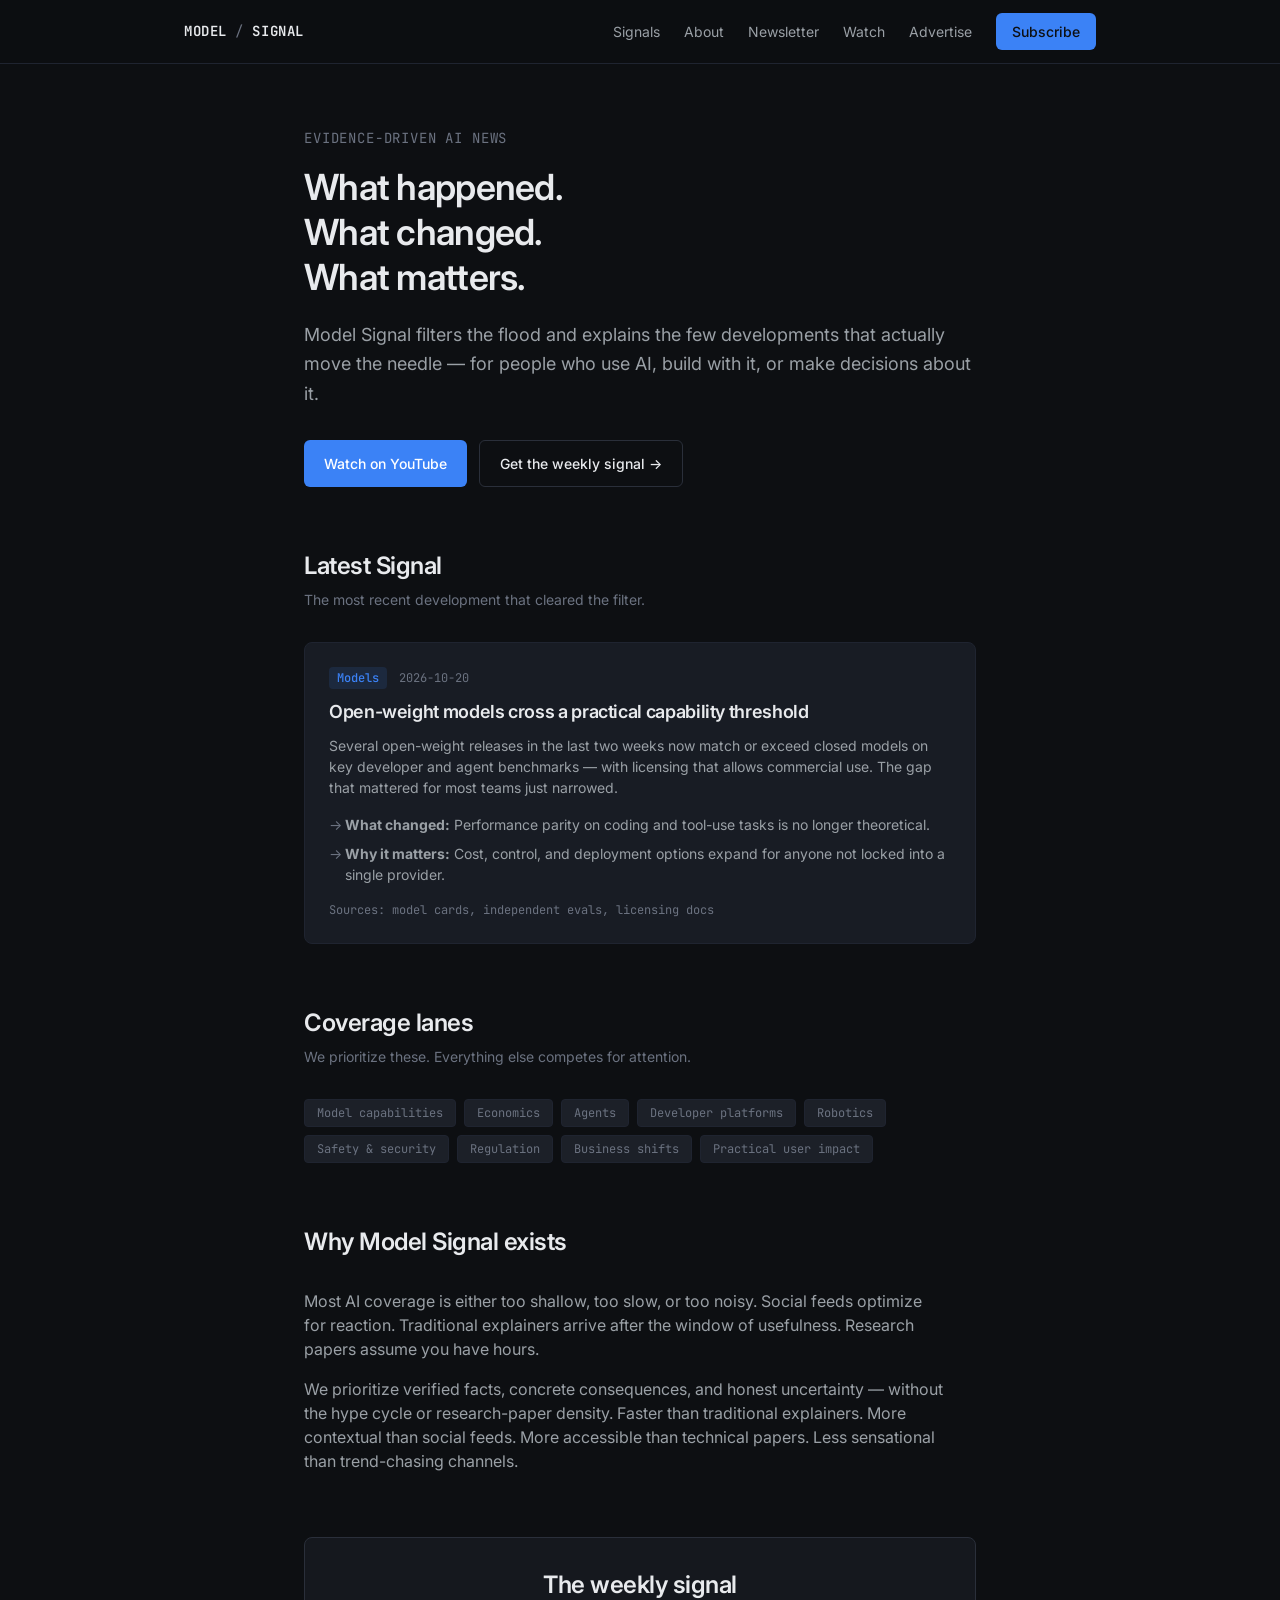
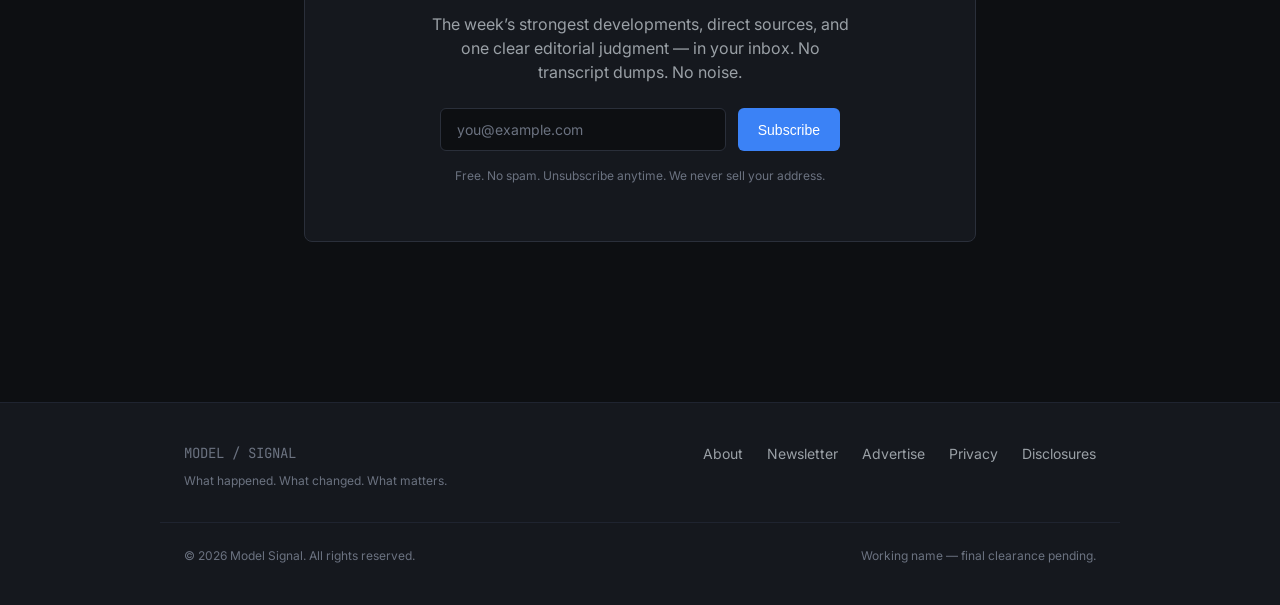
<file: index.html>
<!DOCTYPE html>
<html lang="en">
<head>
  <meta charset="UTF-8">
  <meta name="viewport" content="width=device-width, initial-scale=1.0">
  <title>Model Signal — What happened. What changed. What matters.</title>
  <meta name="description" content="Evidence-driven AI news and analysis. We filter the flood so you only get the developments that actually move the needle.">
  <meta property="og:title" content="Model Signal">
  <meta property="og:description" content="What happened. What changed. What matters. Evidence-driven AI news and analysis.">
  <meta property="og:type" content="website">
  <link rel="stylesheet" href="css/styles.css">
  <link rel="preconnect" href="https://fonts.googleapis.com">
  <link rel="preconnect" href="https://fonts.gstatic.com" crossorigin>
  <link href="https://fonts.googleapis.com/css2?family=Inter:wght@400;500;600&family=JetBrains+Mono:wght@400;500;600&display=swap" rel="stylesheet">
</head>
<body>
  <header class="site-header">
    <div class="header-inner">
      <a href="index.html" class="logo">MODEL <span>/</span> SIGNAL</a>
      <button class="nav-toggle" aria-label="Toggle navigation" onclick="document.querySelector('.nav').classList.toggle('open')">☰</button>
      <nav class="nav">
        <a href="pages/signals.html">Signals</a>
        <a href="pages/about.html">About</a>
        <a href="pages/newsletter.html">Newsletter</a>
        <a href="pages/watch.html">Watch</a>
        <a href="pages/advertise.html">Advertise</a>
        <a href="pages/newsletter.html" class="nav-cta">Subscribe</a>
      </nav>
    </div>
  </header>

  <main>
    <div class="container">
      <section class="hero">
        <p class="hero-tagline">Evidence-driven AI news</p>
        <h1>What happened.<br>What changed.<br>What matters.</h1>
        <p class="lead">
          Model Signal filters the flood and explains the few developments that actually move the needle — for people who use AI, build with it, or make decisions about it.
        </p>
        <div class="hero-actions">
          <a href="https://www.youtube.com/@themodelsignal" class="btn btn-primary" target="_blank" rel="noopener">Watch on YouTube</a>
          <a href="pages/newsletter.html" class="btn btn-secondary">Get the weekly signal →</a>
        </div>
      </section>

      <section class="section">
        <div class="section-header">
          <h2>Latest Signal</h2>
          <p>The most recent development that cleared the filter.</p>
        </div>
        <article class="card">
          <div class="card-meta">
            <span class="card-tag">Models</span>
            <span>2026-10-20</span>
          </div>
          <h3><a href="pages/signals.html">Open-weight models cross a practical capability threshold</a></h3>
          <div class="card-body">
            Several open-weight releases in the last two weeks now match or exceed closed models on key developer and agent benchmarks — with licensing that allows commercial use. The gap that mattered for most teams just narrowed.
          </div>
          <ul class="card-points">
            <li><strong>What changed:</strong> Performance parity on coding and tool-use tasks is no longer theoretical.</li>
            <li><strong>Why it matters:</strong> Cost, control, and deployment options expand for anyone not locked into a single provider.</li>
          </ul>
          <p class="source-label">Sources: model cards, independent evals, licensing docs</p>
        </article>
      </section>

      <section class="section">
        <div class="section-header">
          <h2>Coverage lanes</h2>
          <p>We prioritize these. Everything else competes for attention.</p>
        </div>
        <div class="lanes">
          <span class="lane">Model capabilities</span>
          <span class="lane">Economics</span>
          <span class="lane">Agents</span>
          <span class="lane">Developer platforms</span>
          <span class="lane">Robotics</span>
          <span class="lane">Safety & security</span>
          <span class="lane">Regulation</span>
          <span class="lane">Business shifts</span>
          <span class="lane">Practical user impact</span>
        </div>
      </section>

      <section class="section">
        <div class="section-header">
          <h2>Why Model Signal exists</h2>
        </div>
        <div class="prose">
          <p>
            Most AI coverage is either too shallow, too slow, or too noisy. Social feeds optimize for reaction. Traditional explainers arrive after the window of usefulness. Research papers assume you have hours.
          </p>
          <p>
            We prioritize verified facts, concrete consequences, and honest uncertainty — without the hype cycle or research-paper density. Faster than traditional explainers. More contextual than social feeds. More accessible than technical papers. Less sensational than trend-chasing channels.
          </p>
        </div>
      </section>

      <section class="section">
        <div class="newsletter-box">
          <h2>The weekly signal</h2>
          <p>The week’s strongest developments, direct sources, and one clear editorial judgment — in your inbox. No transcript dumps. No noise.</p>
          <form class="form-row" action="#" method="post" onsubmit="return false;">
            <input type="email" name="email" placeholder="you@example.com" required aria-label="Email address">
            <button type="submit" class="btn btn-primary">Subscribe</button>
          </form>
          <p class="form-note">Free. No spam. Unsubscribe anytime. We never sell your address.</p>
        </div>
      </section>
    </div>
  </main>

  <footer class="site-footer">
    <div class="footer-inner">
      <div>
        <div class="footer-brand">MODEL / SIGNAL</div>
        <div class="footer-tagline">What happened. What changed. What matters.</div>
      </div>
      <div class="footer-links">
        <a href="pages/about.html">About</a>
        <a href="pages/newsletter.html">Newsletter</a>
        <a href="pages/advertise.html">Advertise</a>
        <a href="pages/privacy.html">Privacy</a>
        <a href="pages/disclosures.html">Disclosures</a>
      </div>
    </div>
    <div class="footer-bottom">
      <span>© 2026 Model Signal. All rights reserved.</span>
      <span>Working name — final clearance pending.</span>
    </div>
  </footer>
</body>
</html>
</file>
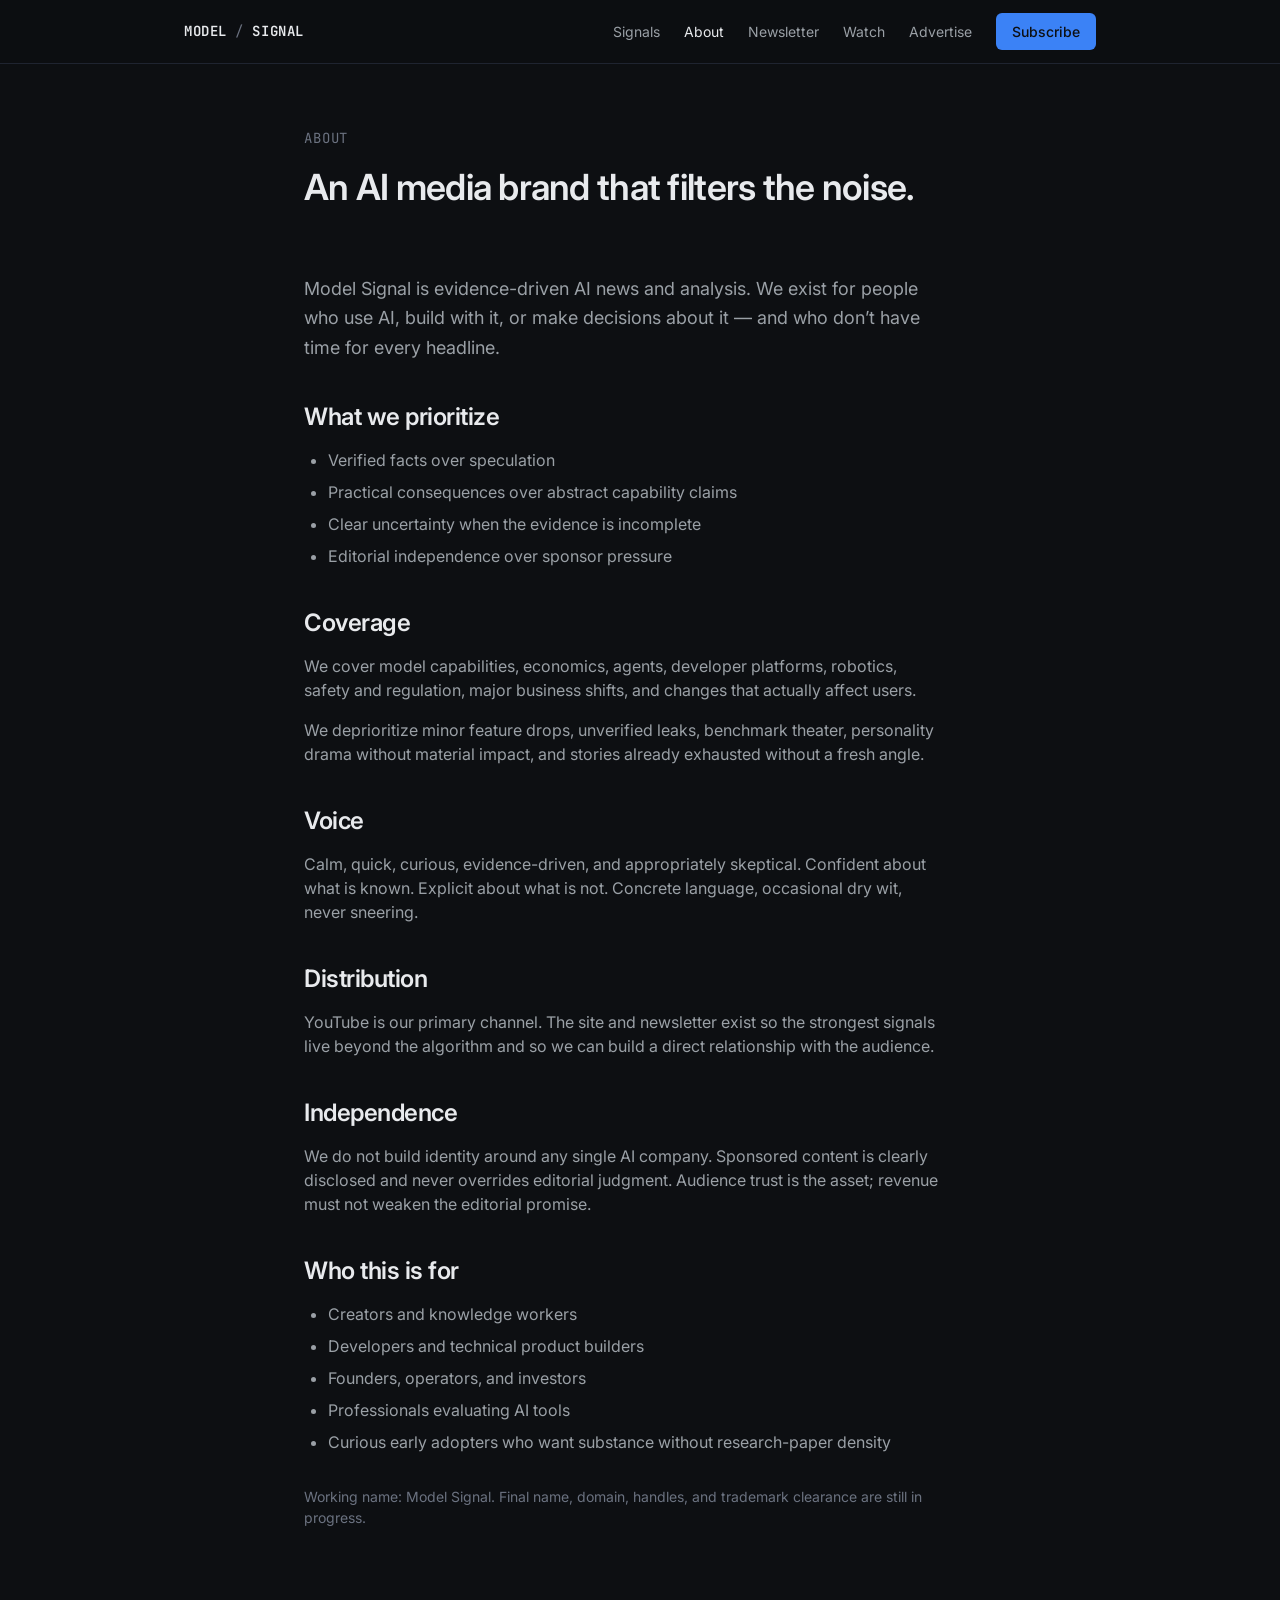
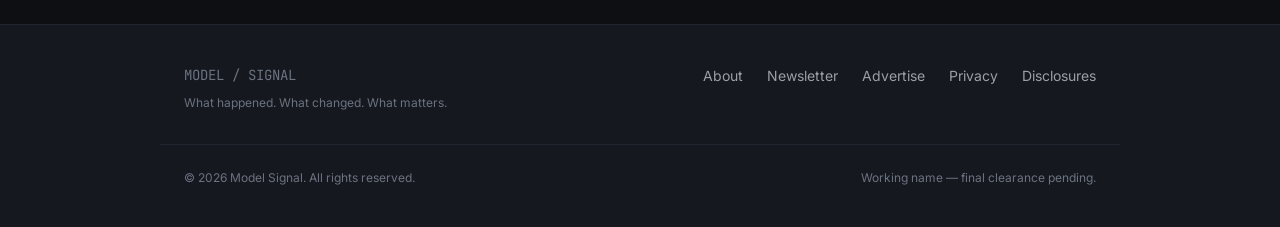
<file: pages/about.html>
<!DOCTYPE html>
<html lang="en">
<head>
  <meta charset="UTF-8">
  <meta name="viewport" content="width=device-width, initial-scale=1.0">
  <title>About — Model Signal</title>
  <meta name="description" content="Model Signal is an evidence-driven AI media brand. We filter the noise for people who use AI, build with it, or make decisions about it.">
  <link rel="stylesheet" href="../css/styles.css">
  <link rel="preconnect" href="https://fonts.googleapis.com">
  <link rel="preconnect" href="https://fonts.gstatic.com" crossorigin>
  <link href="https://fonts.googleapis.com/css2?family=Inter:wght@400;500;600&family=JetBrains+Mono:wght@400;500;600&display=swap" rel="stylesheet">
</head>
<body>
  <header class="site-header">
    <div class="header-inner">
      <a href="../index.html" class="logo">MODEL <span>/</span> SIGNAL</a>
      <button class="nav-toggle" aria-label="Toggle navigation" onclick="document.querySelector('.nav').classList.toggle('open')">☰</button>
      <nav class="nav">
        <a href="signals.html">Signals</a>
        <a href="about.html" class="active">About</a>
        <a href="newsletter.html">Newsletter</a>
        <a href="watch.html">Watch</a>
        <a href="advertise.html">Advertise</a>
        <a href="newsletter.html" class="nav-cta">Subscribe</a>
      </nav>
    </div>
  </header>

  <main>
    <div class="container">
      <section class="hero">
        <p class="hero-tagline">About</p>
        <h1>An AI media brand that filters the noise.</h1>
      </section>

      <div class="prose">
        <p class="lead">
          Model Signal is evidence-driven AI news and analysis. We exist for people who use AI, build with it, or make decisions about it — and who don’t have time for every headline.
        </p>

        <h2>What we prioritize</h2>
        <ul>
          <li>Verified facts over speculation</li>
          <li>Practical consequences over abstract capability claims</li>
          <li>Clear uncertainty when the evidence is incomplete</li>
          <li>Editorial independence over sponsor pressure</li>
        </ul>

        <h2>Coverage</h2>
        <p>
          We cover model capabilities, economics, agents, developer platforms, robotics, safety and regulation, major business shifts, and changes that actually affect users.
        </p>
        <p>
          We deprioritize minor feature drops, unverified leaks, benchmark theater, personality drama without material impact, and stories already exhausted without a fresh angle.
        </p>

        <h2>Voice</h2>
        <p>
          Calm, quick, curious, evidence-driven, and appropriately skeptical. Confident about what is known. Explicit about what is not. Concrete language, occasional dry wit, never sneering.
        </p>

        <h2>Distribution</h2>
        <p>
          YouTube is our primary channel. The site and newsletter exist so the strongest signals live beyond the algorithm and so we can build a direct relationship with the audience.
        </p>

        <h2>Independence</h2>
        <p>
          We do not build identity around any single AI company. Sponsored content is clearly disclosed and never overrides editorial judgment. Audience trust is the asset; revenue must not weaken the editorial promise.
        </p>

        <h2>Who this is for</h2>
        <ul>
          <li>Creators and knowledge workers</li>
          <li>Developers and technical product builders</li>
          <li>Founders, operators, and investors</li>
          <li>Professionals evaluating AI tools</li>
          <li>Curious early adopters who want substance without research-paper density</li>
        </ul>

        <p class="mt-8 text-muted text-sm">
          Working name: Model Signal. Final name, domain, handles, and trademark clearance are still in progress.
        </p>
      </div>
    </div>
  </main>

  <footer class="site-footer">
    <div class="footer-inner">
      <div>
        <div class="footer-brand">MODEL / SIGNAL</div>
        <div class="footer-tagline">What happened. What changed. What matters.</div>
      </div>
      <div class="footer-links">
        <a href="about.html">About</a>
        <a href="newsletter.html">Newsletter</a>
        <a href="advertise.html">Advertise</a>
        <a href="privacy.html">Privacy</a>
        <a href="disclosures.html">Disclosures</a>
      </div>
    </div>
    <div class="footer-bottom">
      <span>© 2026 Model Signal. All rights reserved.</span>
      <span>Working name — final clearance pending.</span>
    </div>
  </footer>
</body>
</html>
</file>
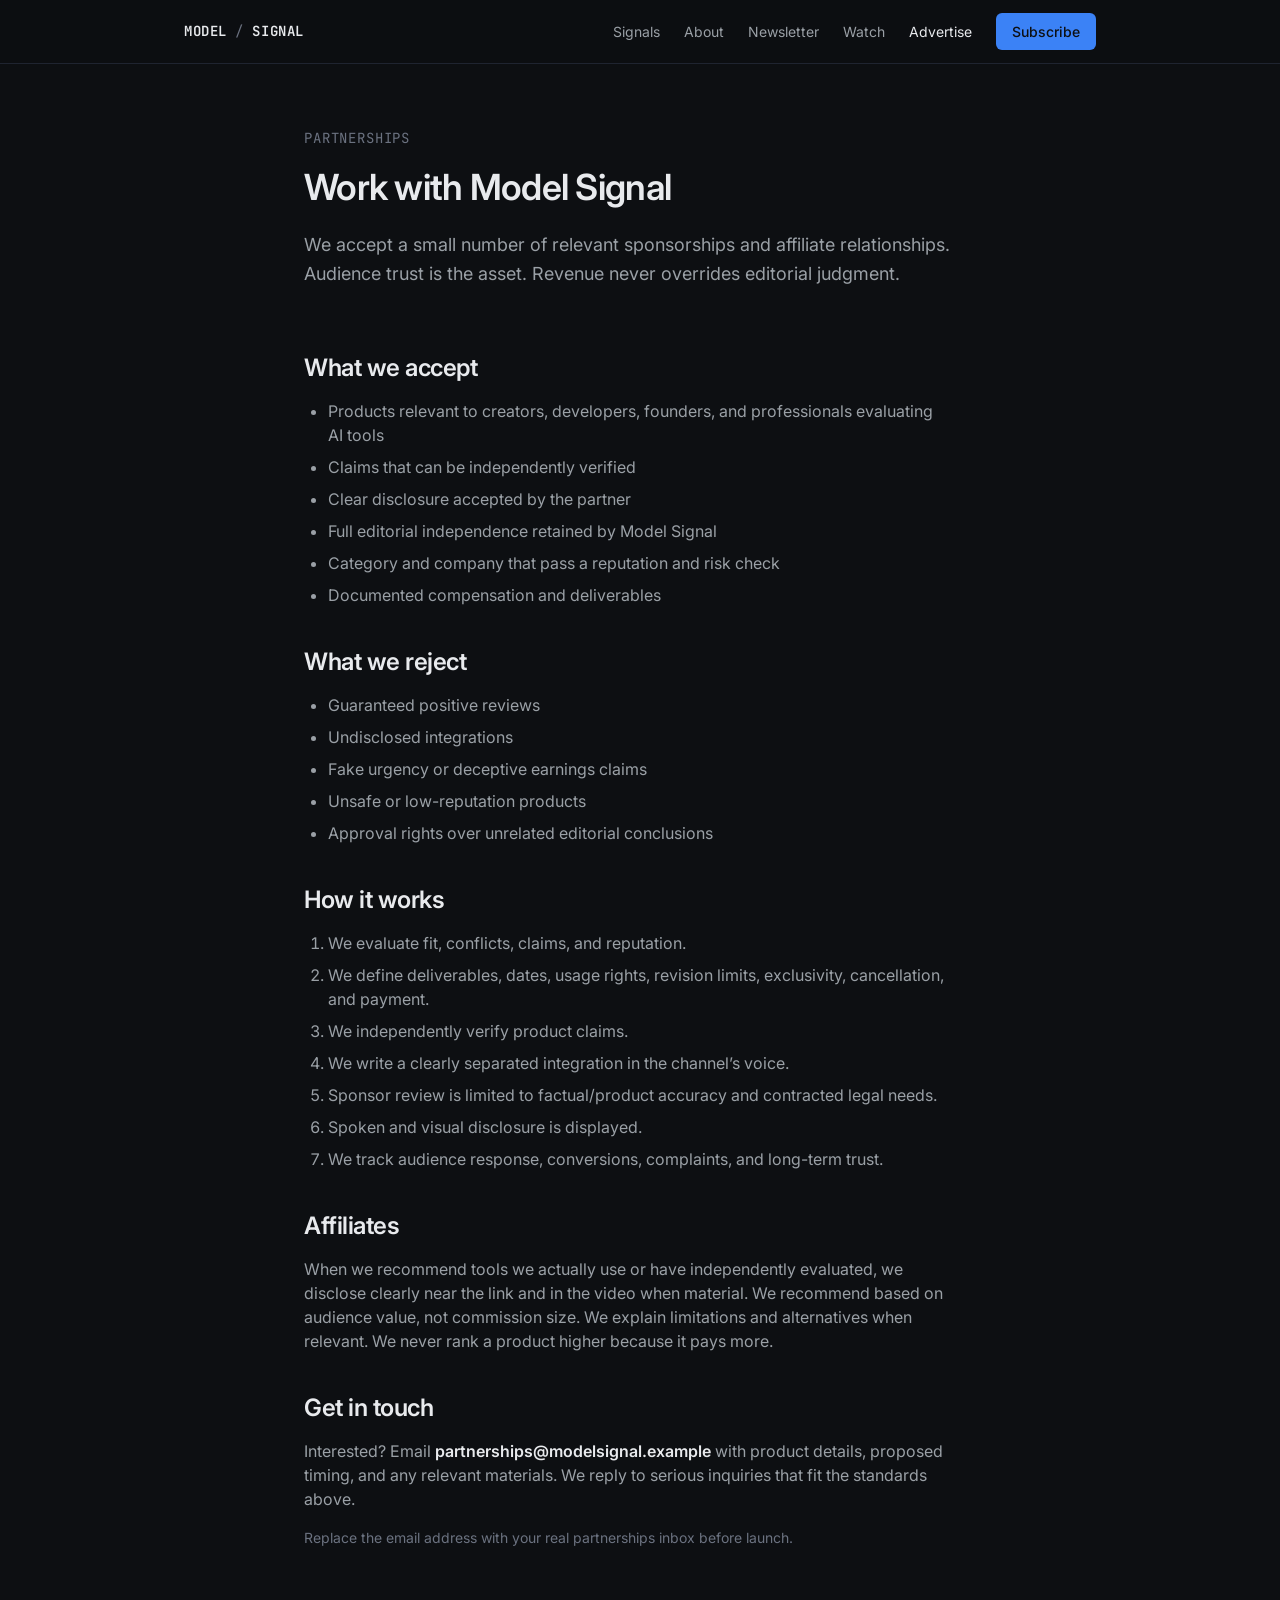
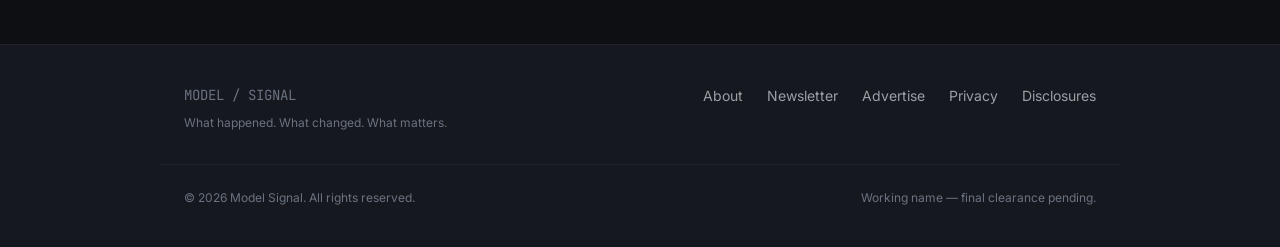
<file: pages/advertise.html>
<!DOCTYPE html>
<html lang="en">
<head>
  <meta charset="UTF-8">
  <meta name="viewport" content="width=device-width, initial-scale=1.0">
  <title>Advertise / Partner — Model Signal</title>
  <meta name="description" content="Work with Model Signal. We accept a small number of relevant sponsorships and affiliate relationships. Audience trust is the asset.">
  <link rel="stylesheet" href="../css/styles.css">
  <link rel="preconnect" href="https://fonts.googleapis.com">
  <link rel="preconnect" href="https://fonts.gstatic.com" crossorigin>
  <link href="https://fonts.googleapis.com/css2?family=Inter:wght@400;500;600&family=JetBrains+Mono:wght@400;500;600&display=swap" rel="stylesheet">
</head>
<body>
  <header class="site-header">
    <div class="header-inner">
      <a href="../index.html" class="logo">MODEL <span>/</span> SIGNAL</a>
      <button class="nav-toggle" aria-label="Toggle navigation" onclick="document.querySelector('.nav').classList.toggle('open')">☰</button>
      <nav class="nav">
        <a href="signals.html">Signals</a>
        <a href="about.html">About</a>
        <a href="newsletter.html">Newsletter</a>
        <a href="watch.html">Watch</a>
        <a href="advertise.html" class="active">Advertise</a>
        <a href="newsletter.html" class="nav-cta">Subscribe</a>
      </nav>
    </div>
  </header>
  <main>
    <div class="container">
      <section class="hero">
        <p class="hero-tagline">Partnerships</p>
        <h1>Work with Model Signal</h1>
        <p class="lead">We accept a small number of relevant sponsorships and affiliate relationships. Audience trust is the asset. Revenue never overrides editorial judgment.</p>
      </section>
      <div class="prose">
        <h2>What we accept</h2>
        <ul>
          <li>Products relevant to creators, developers, founders, and professionals evaluating AI tools</li>
          <li>Claims that can be independently verified</li>
          <li>Clear disclosure accepted by the partner</li>
          <li>Full editorial independence retained by Model Signal</li>
          <li>Category and company that pass a reputation and risk check</li>
          <li>Documented compensation and deliverables</li>
        </ul>
        <h2>What we reject</h2>
        <ul>
          <li>Guaranteed positive reviews</li>
          <li>Undisclosed integrations</li>
          <li>Fake urgency or deceptive earnings claims</li>
          <li>Unsafe or low-reputation products</li>
          <li>Approval rights over unrelated editorial conclusions</li>
        </ul>
        <h2>How it works</h2>
        <ol>
          <li>We evaluate fit, conflicts, claims, and reputation.</li>
          <li>We define deliverables, dates, usage rights, revision limits, exclusivity, cancellation, and payment.</li>
          <li>We independently verify product claims.</li>
          <li>We write a clearly separated integration in the channel’s voice.</li>
          <li>Sponsor review is limited to factual/product accuracy and contracted legal needs.</li>
          <li>Spoken and visual disclosure is displayed.</li>
          <li>We track audience response, conversions, complaints, and long-term trust.</li>
        </ol>
        <h2>Affiliates</h2>
        <p>When we recommend tools we actually use or have independently evaluated, we disclose clearly near the link and in the video when material. We recommend based on audience value, not commission size. We explain limitations and alternatives when relevant. We never rank a product higher because it pays more.</p>
        <h2>Get in touch</h2>
        <p>Interested? Email <strong>partnerships@modelsignal.example</strong> with product details, proposed timing, and any relevant materials. We reply to serious inquiries that fit the standards above.</p>
        <p class="text-sm text-muted">Replace the email address with your real partnerships inbox before launch.</p>
      </div>
    </div>
  </main>
  <footer class="site-footer">
    <div class="footer-inner">
      <div>
        <div class="footer-brand">MODEL / SIGNAL</div>
        <div class="footer-tagline">What happened. What changed. What matters.</div>
      </div>
      <div class="footer-links">
        <a href="about.html">About</a>
        <a href="newsletter.html">Newsletter</a>
        <a href="advertise.html">Advertise</a>
        <a href="privacy.html">Privacy</a>
        <a href="disclosures.html">Disclosures</a>
      </div>
    </div>
    <div class="footer-bottom">
      <span>© 2026 Model Signal. All rights reserved.</span>
      <span>Working name — final clearance pending.</span>
    </div>
  </footer>
</body>
</html>
</file>
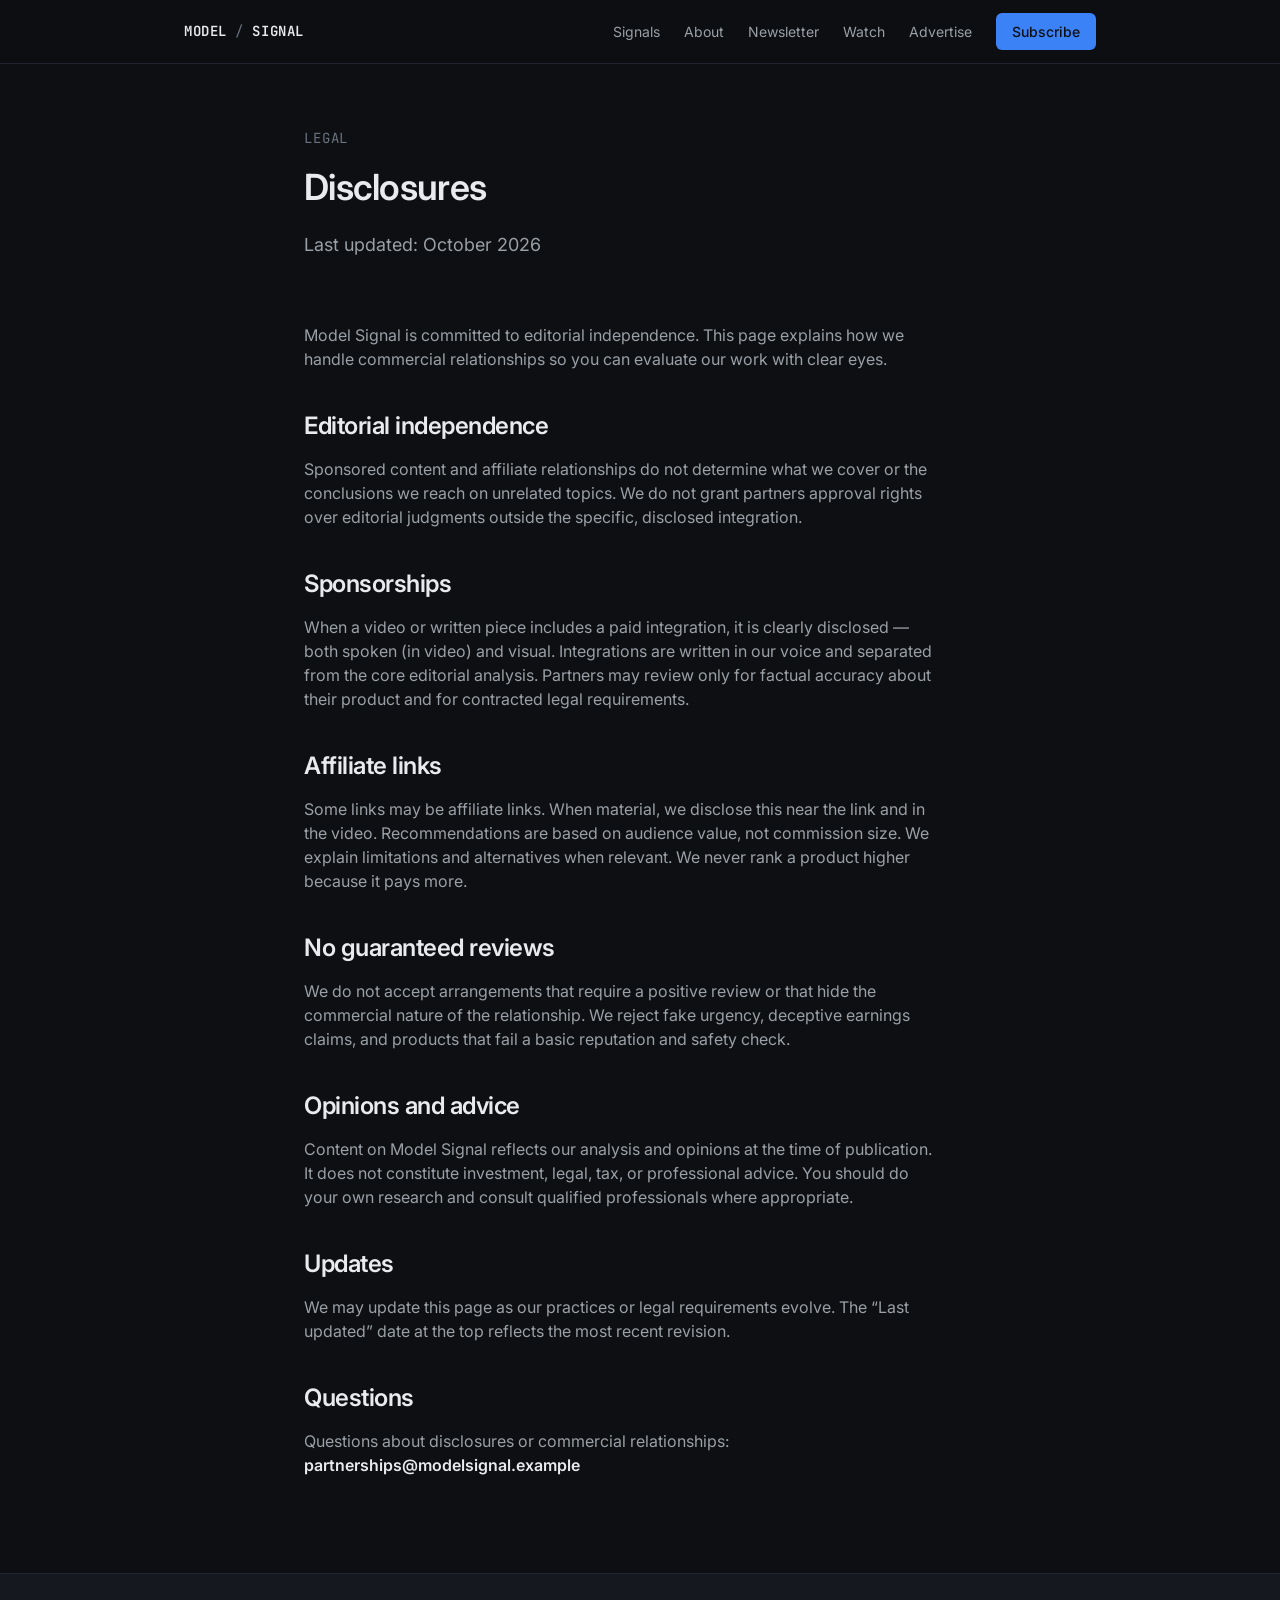
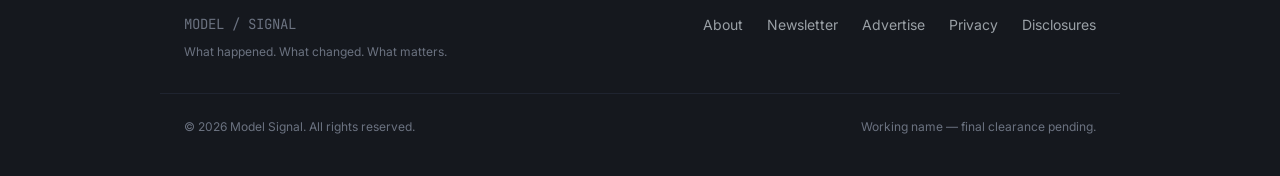
<file: pages/disclosures.html>
<!DOCTYPE html>
<html lang="en">
<head>
  <meta charset="UTF-8">
  <meta name="viewport" content="width=device-width, initial-scale=1.0">
  <title>Disclosures — Model Signal</title>
  <meta name="description" content="Editorial and commercial disclosures for Model Signal. How we handle sponsorships, affiliates, and independence.">
  <link rel="stylesheet" href="../css/styles.css">
  <link rel="preconnect" href="https://fonts.googleapis.com">
  <link rel="preconnect" href="https://fonts.gstatic.com" crossorigin>
  <link href="https://fonts.googleapis.com/css2?family=Inter:wght@400;500;600&family=JetBrains+Mono:wght@400;500;600&display=swap" rel="stylesheet">
</head>
<body>
  <header class="site-header">
    <div class="header-inner">
      <a href="../index.html" class="logo">MODEL <span>/</span> SIGNAL</a>
      <button class="nav-toggle" aria-label="Toggle navigation" onclick="document.querySelector('.nav').classList.toggle('open')">☰</button>
      <nav class="nav">
        <a href="signals.html">Signals</a>
        <a href="about.html">About</a>
        <a href="newsletter.html">Newsletter</a>
        <a href="watch.html">Watch</a>
        <a href="advertise.html">Advertise</a>
        <a href="newsletter.html" class="nav-cta">Subscribe</a>
      </nav>
    </div>
  </header>
  <main>
    <div class="container">
      <section class="hero">
        <p class="hero-tagline">Legal</p>
        <h1>Disclosures</h1>
        <p class="lead">Last updated: October 2026</p>
      </section>
      <div class="prose">
        <p>Model Signal is committed to editorial independence. This page explains how we handle commercial relationships so you can evaluate our work with clear eyes.</p>
        <h2>Editorial independence</h2>
        <p>Sponsored content and affiliate relationships do not determine what we cover or the conclusions we reach on unrelated topics. We do not grant partners approval rights over editorial judgments outside the specific, disclosed integration.</p>
        <h2>Sponsorships</h2>
        <p>When a video or written piece includes a paid integration, it is clearly disclosed — both spoken (in video) and visual. Integrations are written in our voice and separated from the core editorial analysis. Partners may review only for factual accuracy about their product and for contracted legal requirements.</p>
        <h2>Affiliate links</h2>
        <p>Some links may be affiliate links. When material, we disclose this near the link and in the video. Recommendations are based on audience value, not commission size. We explain limitations and alternatives when relevant. We never rank a product higher because it pays more.</p>
        <h2>No guaranteed reviews</h2>
        <p>We do not accept arrangements that require a positive review or that hide the commercial nature of the relationship. We reject fake urgency, deceptive earnings claims, and products that fail a basic reputation and safety check.</p>
        <h2>Opinions and advice</h2>
        <p>Content on Model Signal reflects our analysis and opinions at the time of publication. It does not constitute investment, legal, tax, or professional advice. You should do your own research and consult qualified professionals where appropriate.</p>
        <h2>Updates</h2>
        <p>We may update this page as our practices or legal requirements evolve. The “Last updated” date at the top reflects the most recent revision.</p>
        <h2>Questions</h2>
        <p>Questions about disclosures or commercial relationships: <strong>partnerships@modelsignal.example</strong></p>
      </div>
    </div>
  </main>
  <footer class="site-footer">
    <div class="footer-inner">
      <div>
        <div class="footer-brand">MODEL / SIGNAL</div>
        <div class="footer-tagline">What happened. What changed. What matters.</div>
      </div>
      <div class="footer-links">
        <a href="about.html">About</a>
        <a href="newsletter.html">Newsletter</a>
        <a href="advertise.html">Advertise</a>
        <a href="privacy.html">Privacy</a>
        <a href="disclosures.html">Disclosures</a>
      </div>
    </div>
    <div class="footer-bottom">
      <span>© 2026 Model Signal. All rights reserved.</span>
      <span>Working name — final clearance pending.</span>
    </div>
  </footer>
</body>
</html>
</file>
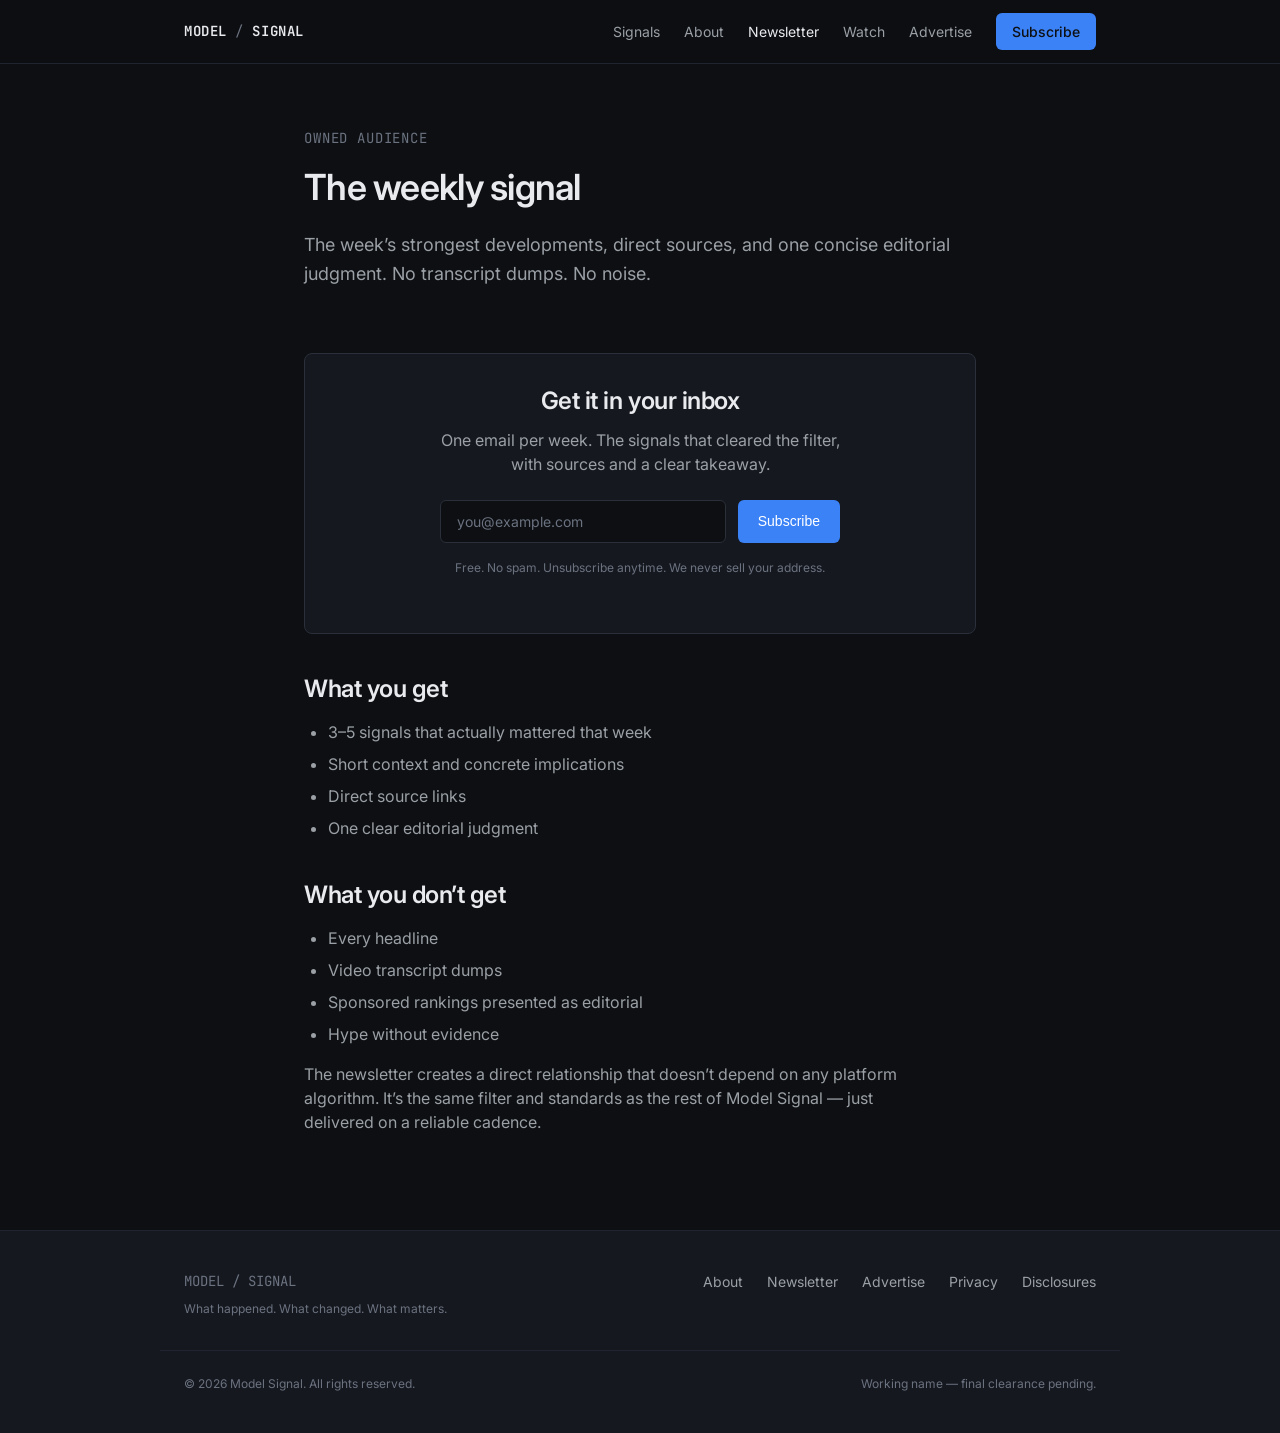
<file: pages/newsletter.html>
<!DOCTYPE html>
<html lang="en">
<head>
  <meta charset="UTF-8">
  <meta name="viewport" content="width=device-width, initial-scale=1.0">
  <title>Newsletter — Model Signal</title>
  <meta name="description" content="The weekly signal: the week’s strongest AI developments, direct sources, and one clear editorial judgment. Free. No noise.">
  <link rel="stylesheet" href="../css/styles.css">
  <link rel="preconnect" href="https://fonts.googleapis.com">
  <link rel="preconnect" href="https://fonts.gstatic.com" crossorigin>
  <link href="https://fonts.googleapis.com/css2?family=Inter:wght@400;500;600&family=JetBrains+Mono:wght@400;500;600&display=swap" rel="stylesheet">
</head>
<body>
  <header class="site-header">
    <div class="header-inner">
      <a href="../index.html" class="logo">MODEL <span>/</span> SIGNAL</a>
      <button class="nav-toggle" aria-label="Toggle navigation" onclick="document.querySelector('.nav').classList.toggle('open')">☰</button>
      <nav class="nav">
        <a href="signals.html">Signals</a>
        <a href="about.html">About</a>
        <a href="newsletter.html" class="active">Newsletter</a>
        <a href="watch.html">Watch</a>
        <a href="advertise.html">Advertise</a>
        <a href="newsletter.html" class="nav-cta">Subscribe</a>
      </nav>
    </div>
  </header>
  <main>
    <div class="container">
      <section class="hero">
        <p class="hero-tagline">Owned audience</p>
        <h1>The weekly signal</h1>
        <p class="lead">The week’s strongest developments, direct sources, and one concise editorial judgment. No transcript dumps. No noise.</p>
      </section>
      <div class="newsletter-box mb-8">
        <h2>Get it in your inbox</h2>
        <p>One email per week. The signals that cleared the filter, with sources and a clear takeaway.</p>
        <form class="form-row" action="#" method="post" onsubmit="return false;">
          <input type="email" name="email" placeholder="you@example.com" required aria-label="Email address">
          <button type="submit" class="btn btn-primary">Subscribe</button>
        </form>
        <p class="form-note">Free. No spam. Unsubscribe anytime. We never sell your address.</p>
      </div>
      <div class="prose">
        <h2>What you get</h2>
        <ul>
          <li>3–5 signals that actually mattered that week</li>
          <li>Short context and concrete implications</li>
          <li>Direct source links</li>
          <li>One clear editorial judgment</li>
        </ul>
        <h2>What you don’t get</h2>
        <ul>
          <li>Every headline</li>
          <li>Video transcript dumps</li>
          <li>Sponsored rankings presented as editorial</li>
          <li>Hype without evidence</li>
        </ul>
        <p>The newsletter creates a direct relationship that doesn’t depend on any platform algorithm. It’s the same filter and standards as the rest of Model Signal — just delivered on a reliable cadence.</p>
      </div>
    </div>
  </main>
  <footer class="site-footer">
    <div class="footer-inner">
      <div>
        <div class="footer-brand">MODEL / SIGNAL</div>
        <div class="footer-tagline">What happened. What changed. What matters.</div>
      </div>
      <div class="footer-links">
        <a href="about.html">About</a>
        <a href="newsletter.html">Newsletter</a>
        <a href="advertise.html">Advertise</a>
        <a href="privacy.html">Privacy</a>
        <a href="disclosures.html">Disclosures</a>
      </div>
    </div>
    <div class="footer-bottom">
      <span>© 2026 Model Signal. All rights reserved.</span>
      <span>Working name — final clearance pending.</span>
    </div>
  </footer>
</body>
</html>
</file>
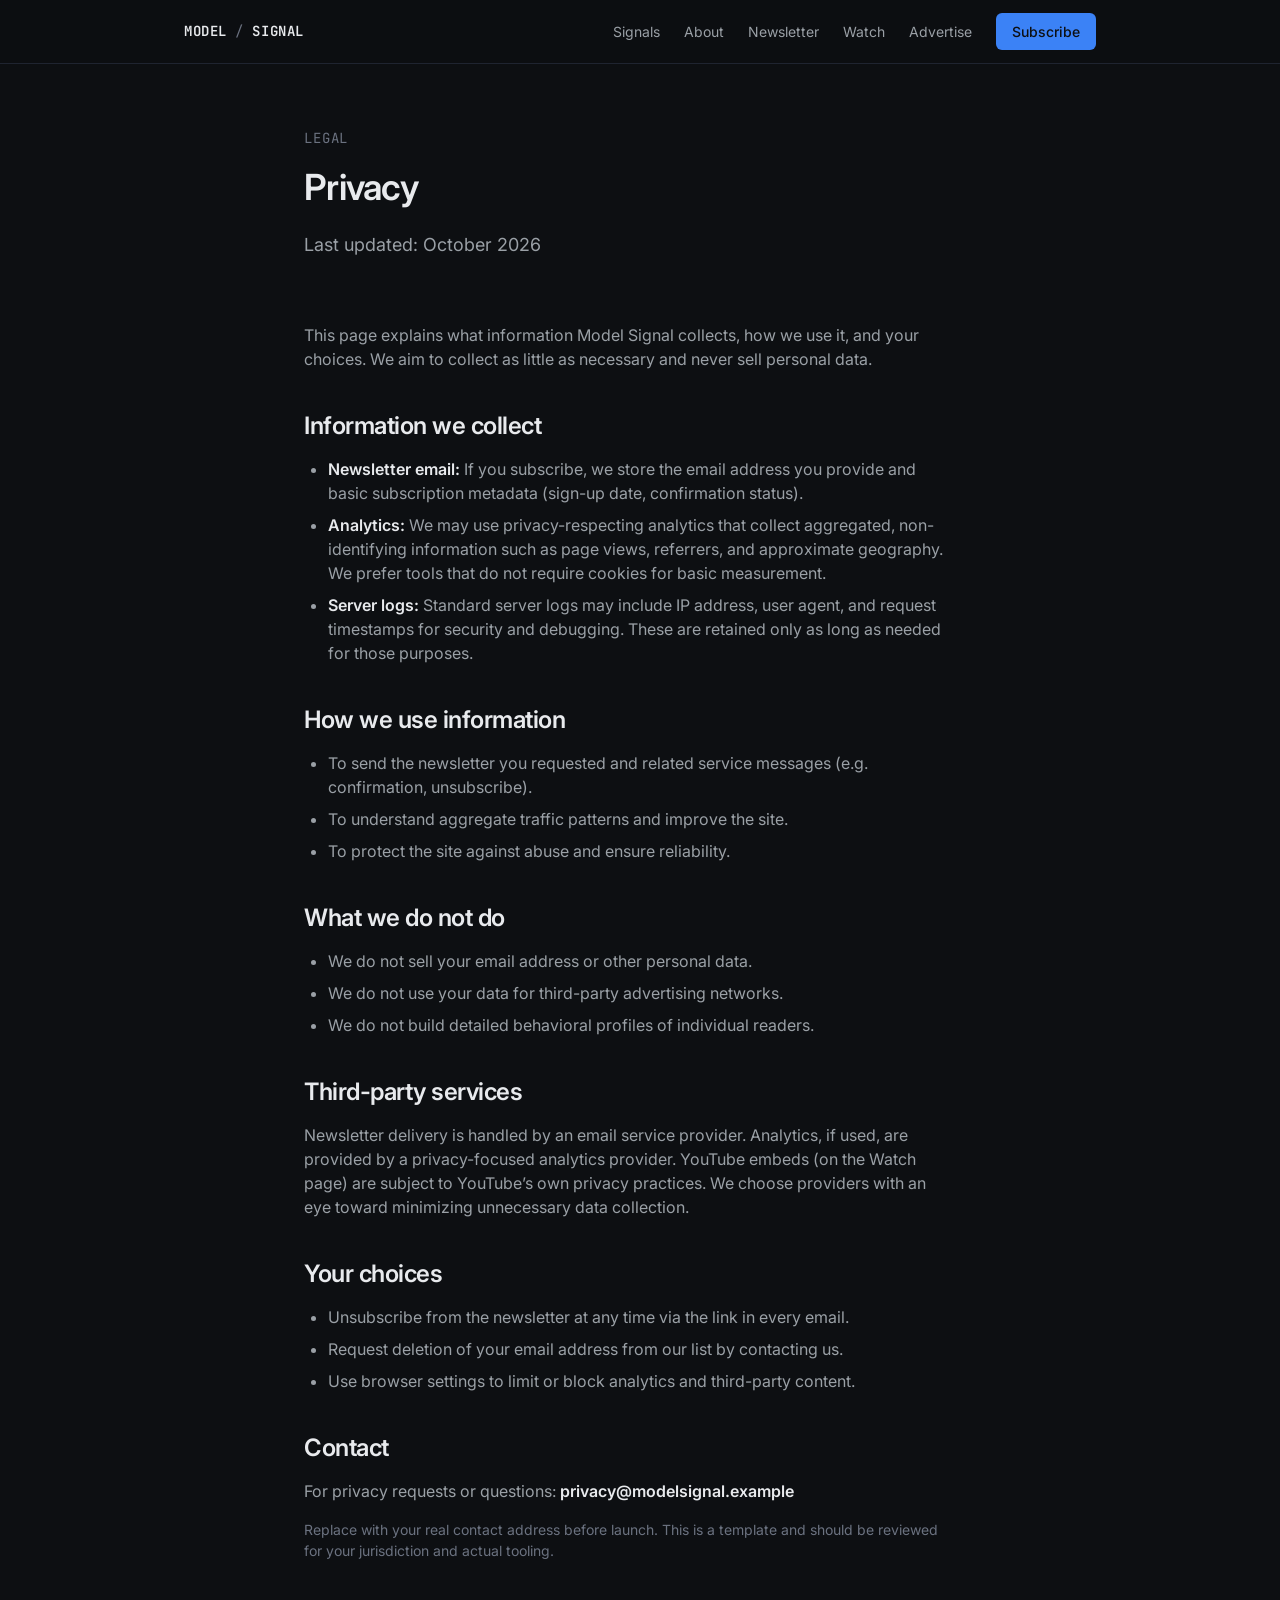
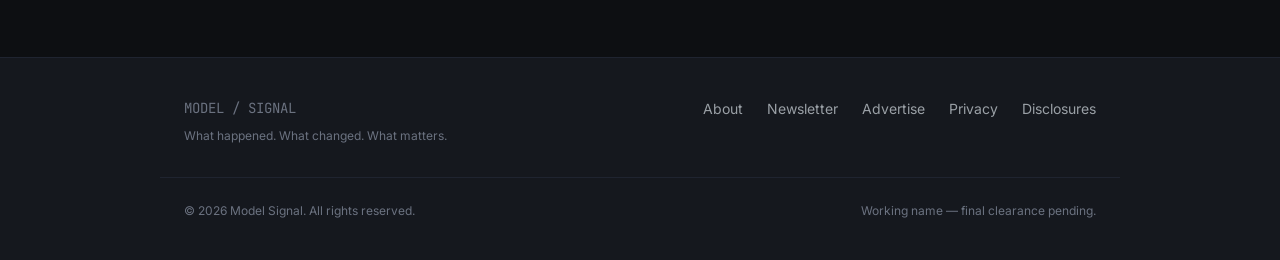
<file: pages/privacy.html>
<!DOCTYPE html>
<html lang="en">
<head>
  <meta charset="UTF-8">
  <meta name="viewport" content="width=device-width, initial-scale=1.0">
  <title>Privacy — Model Signal</title>
  <meta name="description" content="Privacy policy for Model Signal. What data we collect, how we use it, and your rights.">
  <link rel="stylesheet" href="../css/styles.css">
  <link rel="preconnect" href="https://fonts.googleapis.com">
  <link rel="preconnect" href="https://fonts.gstatic.com" crossorigin>
  <link href="https://fonts.googleapis.com/css2?family=Inter:wght@400;500;600&family=JetBrains+Mono:wght@400;500;600&display=swap" rel="stylesheet">
</head>
<body>
  <header class="site-header">
    <div class="header-inner">
      <a href="../index.html" class="logo">MODEL <span>/</span> SIGNAL</a>
      <button class="nav-toggle" aria-label="Toggle navigation" onclick="document.querySelector('.nav').classList.toggle('open')">☰</button>
      <nav class="nav">
        <a href="signals.html">Signals</a>
        <a href="about.html">About</a>
        <a href="newsletter.html">Newsletter</a>
        <a href="watch.html">Watch</a>
        <a href="advertise.html">Advertise</a>
        <a href="newsletter.html" class="nav-cta">Subscribe</a>
      </nav>
    </div>
  </header>
  <main>
    <div class="container">
      <section class="hero">
        <p class="hero-tagline">Legal</p>
        <h1>Privacy</h1>
        <p class="lead">Last updated: October 2026</p>
      </section>
      <div class="prose">
        <p>This page explains what information Model Signal collects, how we use it, and your choices. We aim to collect as little as necessary and never sell personal data.</p>
        <h2>Information we collect</h2>
        <ul>
          <li><strong>Newsletter email:</strong> If you subscribe, we store the email address you provide and basic subscription metadata (sign-up date, confirmation status).</li>
          <li><strong>Analytics:</strong> We may use privacy-respecting analytics that collect aggregated, non-identifying information such as page views, referrers, and approximate geography. We prefer tools that do not require cookies for basic measurement.</li>
          <li><strong>Server logs:</strong> Standard server logs may include IP address, user agent, and request timestamps for security and debugging. These are retained only as long as needed for those purposes.</li>
        </ul>
        <h2>How we use information</h2>
        <ul>
          <li>To send the newsletter you requested and related service messages (e.g. confirmation, unsubscribe).</li>
          <li>To understand aggregate traffic patterns and improve the site.</li>
          <li>To protect the site against abuse and ensure reliability.</li>
        </ul>
        <h2>What we do not do</h2>
        <ul>
          <li>We do not sell your email address or other personal data.</li>
          <li>We do not use your data for third-party advertising networks.</li>
          <li>We do not build detailed behavioral profiles of individual readers.</li>
        </ul>
        <h2>Third-party services</h2>
        <p>Newsletter delivery is handled by an email service provider. Analytics, if used, are provided by a privacy-focused analytics provider. YouTube embeds (on the Watch page) are subject to YouTube’s own privacy practices. We choose providers with an eye toward minimizing unnecessary data collection.</p>
        <h2>Your choices</h2>
        <ul>
          <li>Unsubscribe from the newsletter at any time via the link in every email.</li>
          <li>Request deletion of your email address from our list by contacting us.</li>
          <li>Use browser settings to limit or block analytics and third-party content.</li>
        </ul>
        <h2>Contact</h2>
        <p>For privacy requests or questions: <strong>privacy@modelsignal.example</strong></p>
        <p class="text-sm text-muted">Replace with your real contact address before launch. This is a template and should be reviewed for your jurisdiction and actual tooling.</p>
      </div>
    </div>
  </main>
  <footer class="site-footer">
    <div class="footer-inner">
      <div>
        <div class="footer-brand">MODEL / SIGNAL</div>
        <div class="footer-tagline">What happened. What changed. What matters.</div>
      </div>
      <div class="footer-links">
        <a href="about.html">About</a>
        <a href="newsletter.html">Newsletter</a>
        <a href="advertise.html">Advertise</a>
        <a href="privacy.html">Privacy</a>
        <a href="disclosures.html">Disclosures</a>
      </div>
    </div>
    <div class="footer-bottom">
      <span>© 2026 Model Signal. All rights reserved.</span>
      <span>Working name — final clearance pending.</span>
    </div>
  </footer>
</body>
</html>
</file>
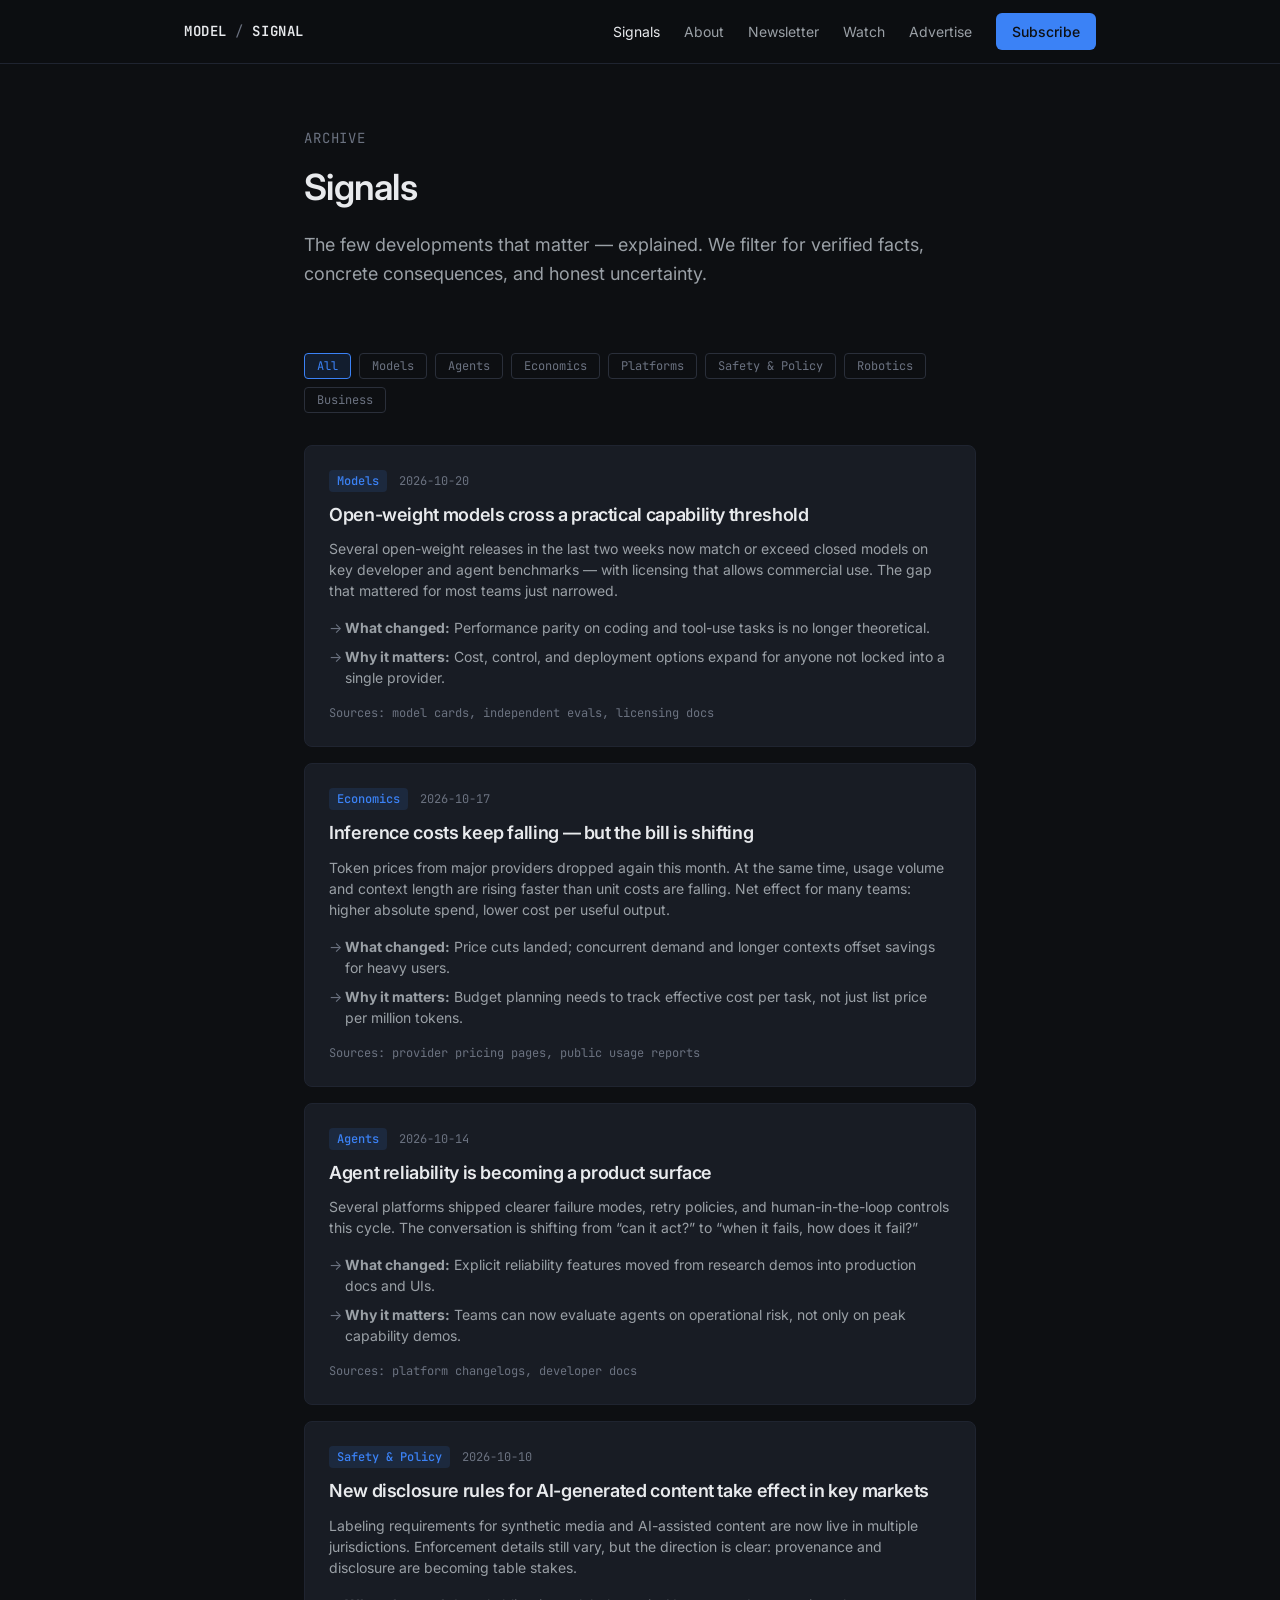
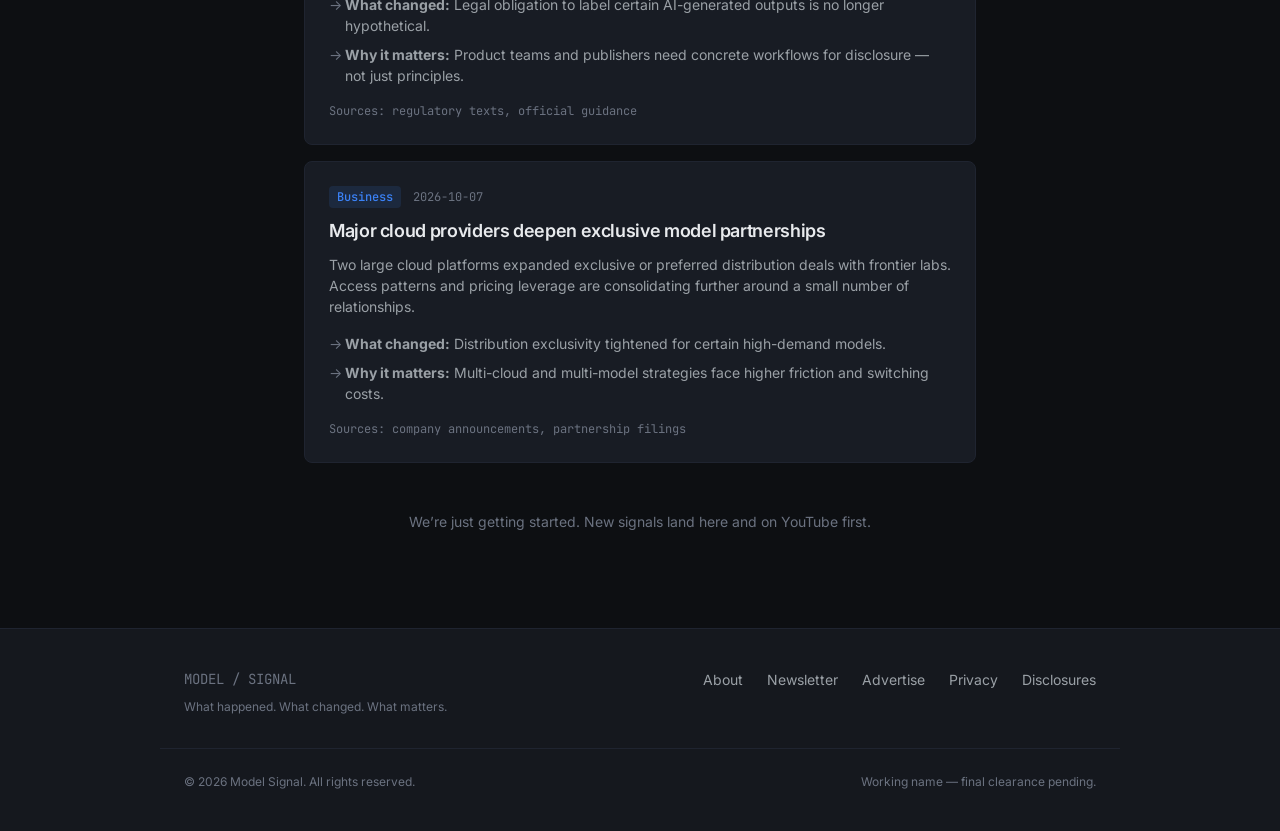
<file: pages/signals.html>
<!DOCTYPE html>
<html lang="en">
<head>
  <meta charset="UTF-8">
  <meta name="viewport" content="width=device-width, initial-scale=1.0">
  <title>Signals — Model Signal</title>
  <meta name="description" content="The few AI developments that matter — explained. Verified facts, concrete consequences, honest uncertainty.">
  <link rel="stylesheet" href="../css/styles.css">
  <link rel="preconnect" href="https://fonts.googleapis.com">
  <link rel="preconnect" href="https://fonts.gstatic.com" crossorigin>
  <link href="https://fonts.googleapis.com/css2?family=Inter:wght@400;500;600&family=JetBrains+Mono:wght@400;500;600&display=swap" rel="stylesheet">
</head>
<body>
  <header class="site-header">
    <div class="header-inner">
      <a href="../index.html" class="logo">MODEL <span>/</span> SIGNAL</a>
      <button class="nav-toggle" aria-label="Toggle navigation" onclick="document.querySelector('.nav').classList.toggle('open')">☰</button>
      <nav class="nav">
        <a href="signals.html" class="active">Signals</a>
        <a href="about.html">About</a>
        <a href="newsletter.html">Newsletter</a>
        <a href="watch.html">Watch</a>
        <a href="advertise.html">Advertise</a>
        <a href="newsletter.html" class="nav-cta">Subscribe</a>
      </nav>
    </div>
  </header>

  <main>
    <div class="container">
      <section class="hero">
        <p class="hero-tagline">Archive</p>
        <h1>Signals</h1>
        <p class="lead">The few developments that matter — explained. We filter for verified facts, concrete consequences, and honest uncertainty.</p>
      </section>

      <div class="filters">
        <button class="filter-btn active">All</button>
        <button class="filter-btn">Models</button>
        <button class="filter-btn">Agents</button>
        <button class="filter-btn">Economics</button>
        <button class="filter-btn">Platforms</button>
        <button class="filter-btn">Safety & Policy</button>
        <button class="filter-btn">Robotics</button>
        <button class="filter-btn">Business</button>
      </div>

      <div class="signal-list">
        <article class="card">
          <div class="card-meta">
            <span class="card-tag">Models</span>
            <span>2026-10-20</span>
          </div>
          <h3><a href="#">Open-weight models cross a practical capability threshold</a></h3>
          <div class="card-body">
            Several open-weight releases in the last two weeks now match or exceed closed models on key developer and agent benchmarks — with licensing that allows commercial use. The gap that mattered for most teams just narrowed.
          </div>
          <ul class="card-points">
            <li><strong>What changed:</strong> Performance parity on coding and tool-use tasks is no longer theoretical.</li>
            <li><strong>Why it matters:</strong> Cost, control, and deployment options expand for anyone not locked into a single provider.</li>
          </ul>
          <p class="source-label">Sources: model cards, independent evals, licensing docs</p>
        </article>

        <article class="card">
          <div class="card-meta">
            <span class="card-tag">Economics</span>
            <span>2026-10-17</span>
          </div>
          <h3><a href="#">Inference costs keep falling — but the bill is shifting</a></h3>
          <div class="card-body">
            Token prices from major providers dropped again this month. At the same time, usage volume and context length are rising faster than unit costs are falling. Net effect for many teams: higher absolute spend, lower cost per useful output.
          </div>
          <ul class="card-points">
            <li><strong>What changed:</strong> Price cuts landed; concurrent demand and longer contexts offset savings for heavy users.</li>
            <li><strong>Why it matters:</strong> Budget planning needs to track effective cost per task, not just list price per million tokens.</li>
          </ul>
          <p class="source-label">Sources: provider pricing pages, public usage reports</p>
        </article>

        <article class="card">
          <div class="card-meta">
            <span class="card-tag">Agents</span>
            <span>2026-10-14</span>
          </div>
          <h3><a href="#">Agent reliability is becoming a product surface</a></h3>
          <div class="card-body">
            Several platforms shipped clearer failure modes, retry policies, and human-in-the-loop controls this cycle. The conversation is shifting from “can it act?” to “when it fails, how does it fail?”
          </div>
          <ul class="card-points">
            <li><strong>What changed:</strong> Explicit reliability features moved from research demos into production docs and UIs.</li>
            <li><strong>Why it matters:</strong> Teams can now evaluate agents on operational risk, not only on peak capability demos.</li>
          </ul>
          <p class="source-label">Sources: platform changelogs, developer docs</p>
        </article>

        <article class="card">
          <div class="card-meta">
            <span class="card-tag">Safety & Policy</span>
            <span>2026-10-10</span>
          </div>
          <h3><a href="#">New disclosure rules for AI-generated content take effect in key markets</a></h3>
          <div class="card-body">
            Labeling requirements for synthetic media and AI-assisted content are now live in multiple jurisdictions. Enforcement details still vary, but the direction is clear: provenance and disclosure are becoming table stakes.
          </div>
          <ul class="card-points">
            <li><strong>What changed:</strong> Legal obligation to label certain AI-generated outputs is no longer hypothetical.</li>
            <li><strong>Why it matters:</strong> Product teams and publishers need concrete workflows for disclosure — not just principles.</li>
          </ul>
          <p class="source-label">Sources: regulatory texts, official guidance</p>
        </article>

        <article class="card">
          <div class="card-meta">
            <span class="card-tag">Business</span>
            <span>2026-10-07</span>
          </div>
          <h3><a href="#">Major cloud providers deepen exclusive model partnerships</a></h3>
          <div class="card-body">
            Two large cloud platforms expanded exclusive or preferred distribution deals with frontier labs. Access patterns and pricing leverage are consolidating further around a small number of relationships.
          </div>
          <ul class="card-points">
            <li><strong>What changed:</strong> Distribution exclusivity tightened for certain high-demand models.</li>
            <li><strong>Why it matters:</strong> Multi-cloud and multi-model strategies face higher friction and switching costs.</li>
          </ul>
          <p class="source-label">Sources: company announcements, partnership filings</p>
        </article>
      </div>

      <p class="text-sm text-muted mt-12" style="text-align:center;">
        We’re just getting started. New signals land here and on YouTube first.
      </p>
    </div>
  </main>

  <footer class="site-footer">
    <div class="footer-inner">
      <div>
        <div class="footer-brand">MODEL / SIGNAL</div>
        <div class="footer-tagline">What happened. What changed. What matters.</div>
      </div>
      <div class="footer-links">
        <a href="about.html">About</a>
        <a href="newsletter.html">Newsletter</a>
        <a href="advertise.html">Advertise</a>
        <a href="privacy.html">Privacy</a>
        <a href="disclosures.html">Disclosures</a>
      </div>
    </div>
    <div class="footer-bottom">
      <span>© 2026 Model Signal. All rights reserved.</span>
      <span>Working name — final clearance pending.</span>
    </div>
  </footer>
</body>
</html>
</file>
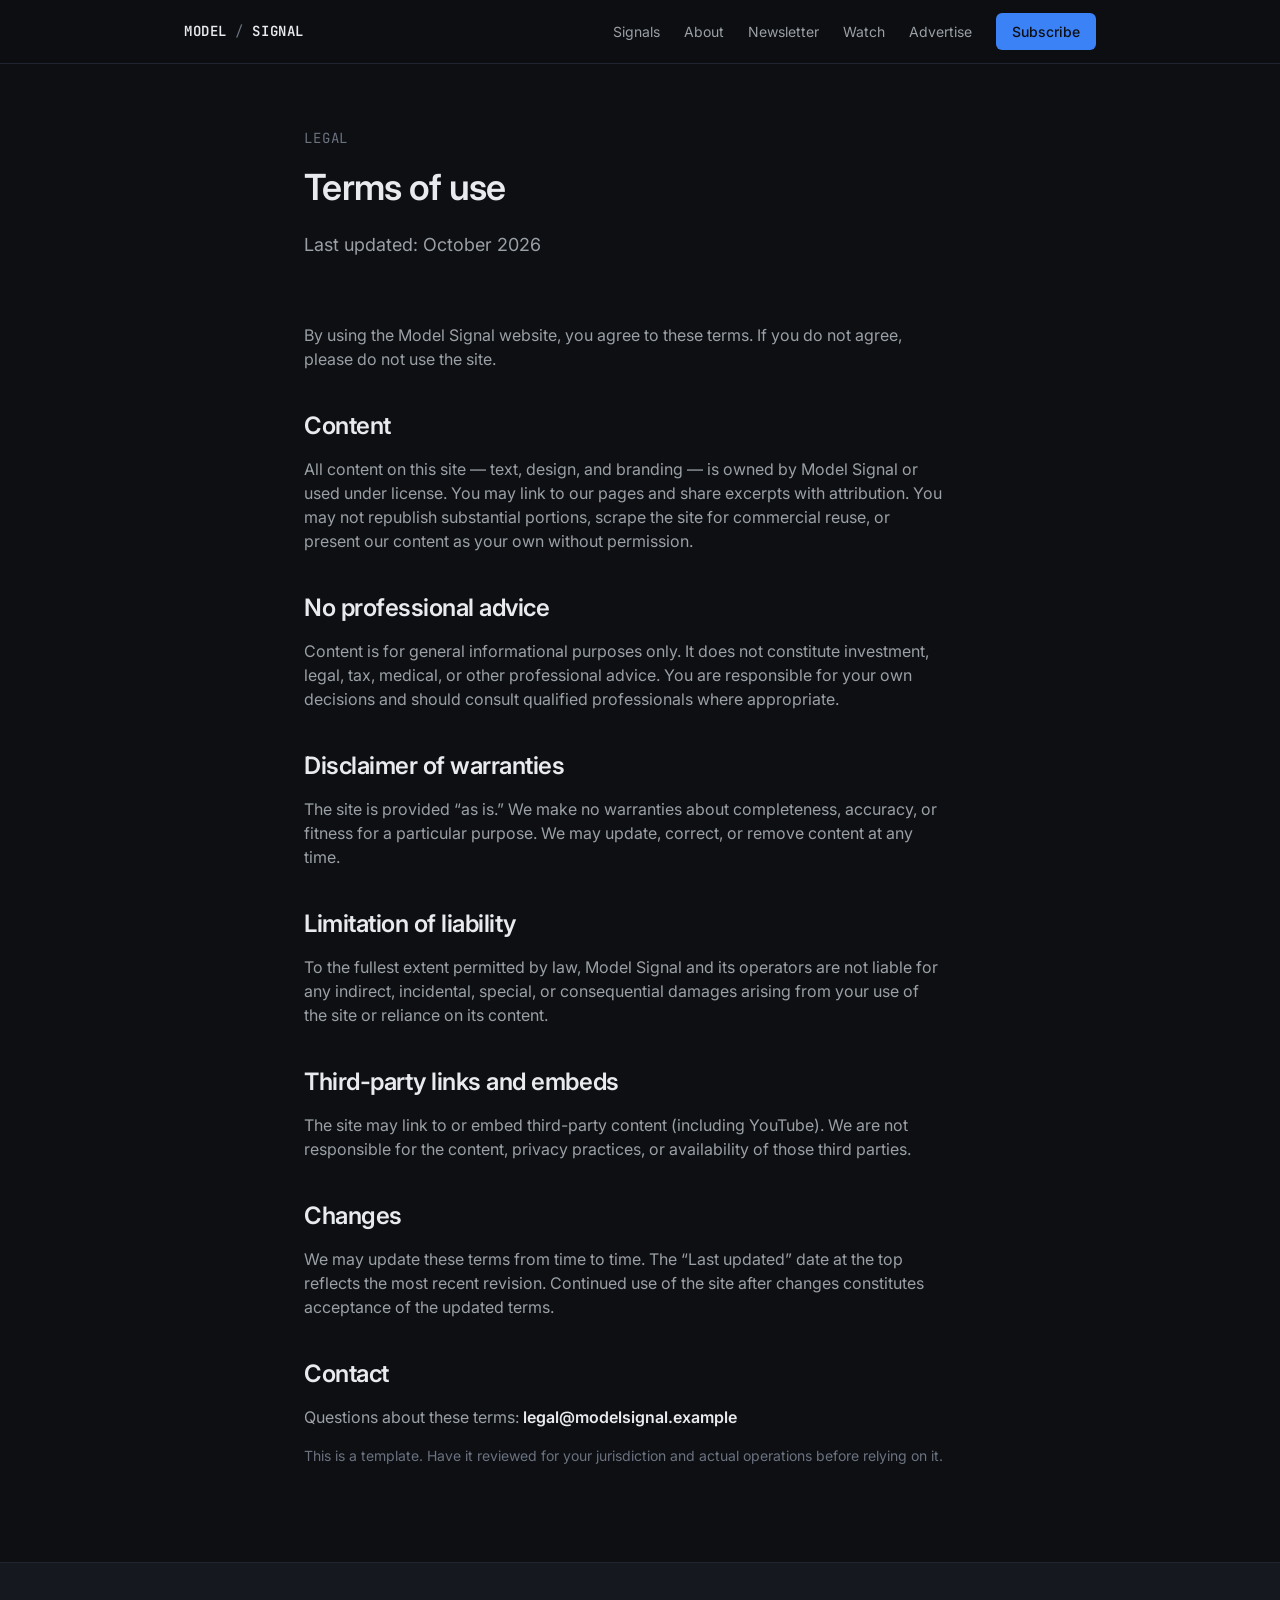
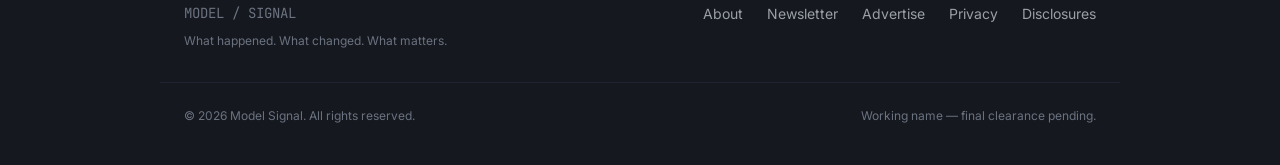
<file: pages/terms.html>
<!DOCTYPE html>
<html lang="en">
<head>
  <meta charset="UTF-8">
  <meta name="viewport" content="width=device-width, initial-scale=1.0">
  <title>Terms — Model Signal</title>
  <meta name="description" content="Terms of use for the Model Signal website.">
  <link rel="stylesheet" href="../css/styles.css">
  <link rel="preconnect" href="https://fonts.googleapis.com">
  <link rel="preconnect" href="https://fonts.gstatic.com" crossorigin>
  <link href="https://fonts.googleapis.com/css2?family=Inter:wght@400;500;600&family=JetBrains+Mono:wght@400;500;600&display=swap" rel="stylesheet">
</head>
<body>
  <header class="site-header">
    <div class="header-inner">
      <a href="../index.html" class="logo">MODEL <span>/</span> SIGNAL</a>
      <button class="nav-toggle" aria-label="Toggle navigation" onclick="document.querySelector('.nav').classList.toggle('open')">☰</button>
      <nav class="nav">
        <a href="signals.html">Signals</a>
        <a href="about.html">About</a>
        <a href="newsletter.html">Newsletter</a>
        <a href="watch.html">Watch</a>
        <a href="advertise.html">Advertise</a>
        <a href="newsletter.html" class="nav-cta">Subscribe</a>
      </nav>
    </div>
  </header>
  <main>
    <div class="container">
      <section class="hero">
        <p class="hero-tagline">Legal</p>
        <h1>Terms of use</h1>
        <p class="lead">Last updated: October 2026</p>
      </section>
      <div class="prose">
        <p>By using the Model Signal website, you agree to these terms. If you do not agree, please do not use the site.</p>
        <h2>Content</h2>
        <p>All content on this site — text, design, and branding — is owned by Model Signal or used under license. You may link to our pages and share excerpts with attribution. You may not republish substantial portions, scrape the site for commercial reuse, or present our content as your own without permission.</p>
        <h2>No professional advice</h2>
        <p>Content is for general informational purposes only. It does not constitute investment, legal, tax, medical, or other professional advice. You are responsible for your own decisions and should consult qualified professionals where appropriate.</p>
        <h2>Disclaimer of warranties</h2>
        <p>The site is provided “as is.” We make no warranties about completeness, accuracy, or fitness for a particular purpose. We may update, correct, or remove content at any time.</p>
        <h2>Limitation of liability</h2>
        <p>To the fullest extent permitted by law, Model Signal and its operators are not liable for any indirect, incidental, special, or consequential damages arising from your use of the site or reliance on its content.</p>
        <h2>Third-party links and embeds</h2>
        <p>The site may link to or embed third-party content (including YouTube). We are not responsible for the content, privacy practices, or availability of those third parties.</p>
        <h2>Changes</h2>
        <p>We may update these terms from time to time. The “Last updated” date at the top reflects the most recent revision. Continued use of the site after changes constitutes acceptance of the updated terms.</p>
        <h2>Contact</h2>
        <p>Questions about these terms: <strong>legal@modelsignal.example</strong></p>
        <p class="text-sm text-muted">This is a template. Have it reviewed for your jurisdiction and actual operations before relying on it.</p>
      </div>
    </div>
  </main>
  <footer class="site-footer">
    <div class="footer-inner">
      <div>
        <div class="footer-brand">MODEL / SIGNAL</div>
        <div class="footer-tagline">What happened. What changed. What matters.</div>
      </div>
      <div class="footer-links">
        <a href="about.html">About</a>
        <a href="newsletter.html">Newsletter</a>
        <a href="advertise.html">Advertise</a>
        <a href="privacy.html">Privacy</a>
        <a href="disclosures.html">Disclosures</a>
      </div>
    </div>
    <div class="footer-bottom">
      <span>© 2026 Model Signal. All rights reserved.</span>
      <span>Working name — final clearance pending.</span>
    </div>
  </footer>
</body>
</html>
</file>
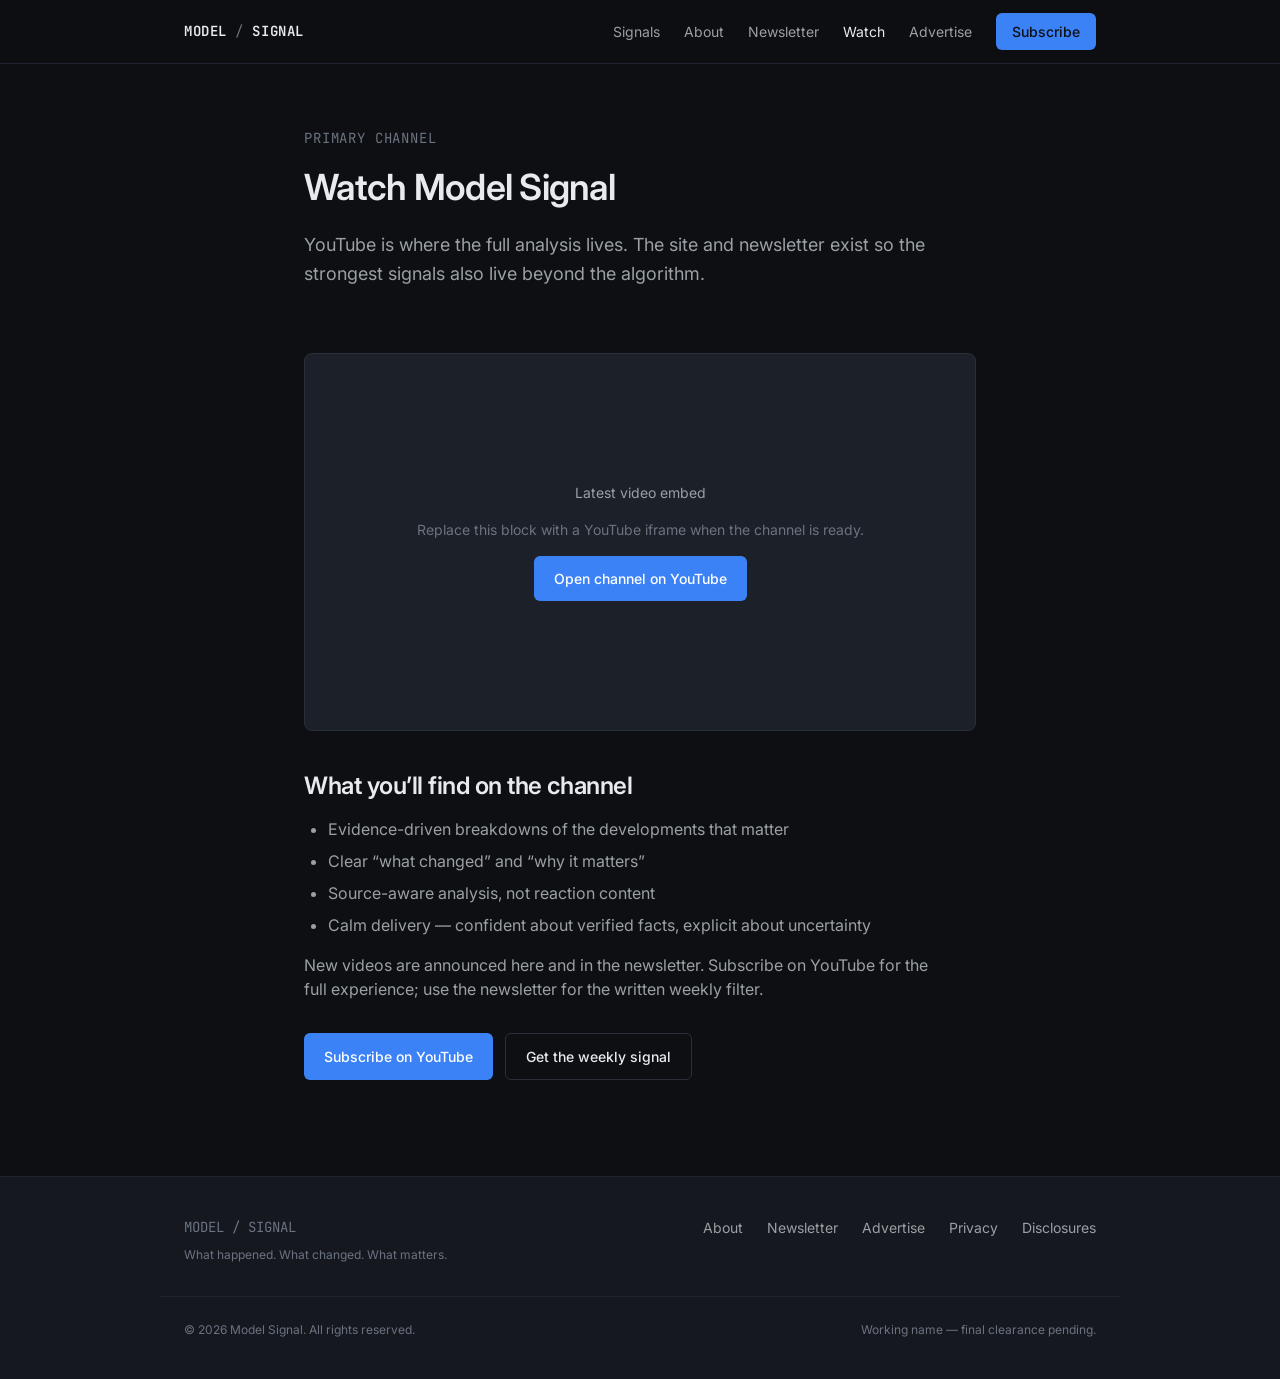
<file: pages/watch.html>
<!DOCTYPE html>
<html lang="en">
<head>
  <meta charset="UTF-8">
  <meta name="viewport" content="width=device-width, initial-scale=1.0">
  <title>Watch — Model Signal</title>
  <meta name="description" content="Watch Model Signal on YouTube. Evidence-driven AI news and analysis — what happened, what changed, what matters.">
  <link rel="stylesheet" href="../css/styles.css">
  <link rel="preconnect" href="https://fonts.googleapis.com">
  <link rel="preconnect" href="https://fonts.gstatic.com" crossorigin>
  <link href="https://fonts.googleapis.com/css2?family=Inter:wght@400;500;600&family=JetBrains+Mono:wght@400;500;600&display=swap" rel="stylesheet">
</head>
<body>
  <header class="site-header">
    <div class="header-inner">
      <a href="../index.html" class="logo">MODEL <span>/</span> SIGNAL</a>
      <button class="nav-toggle" aria-label="Toggle navigation" onclick="document.querySelector('.nav').classList.toggle('open')">☰</button>
      <nav class="nav">
        <a href="signals.html">Signals</a>
        <a href="about.html">About</a>
        <a href="newsletter.html">Newsletter</a>
        <a href="watch.html" class="active">Watch</a>
        <a href="advertise.html">Advertise</a>
        <a href="newsletter.html" class="nav-cta">Subscribe</a>
      </nav>
    </div>
  </header>

  <main>
    <div class="container">
      <section class="hero">
        <p class="hero-tagline">Primary channel</p>
        <h1>Watch Model Signal</h1>
        <p class="lead">
          YouTube is where the full analysis lives. The site and newsletter exist so the strongest signals also live beyond the algorithm.
        </p>
      </section>

      <div class="video-embed">
        <div style="text-align:center;">
          <p style="margin-bottom:1rem;">Latest video embed</p>
          <p class="text-sm text-muted">Replace this block with a YouTube iframe when the channel is ready.</p>
          <p class="text-sm" style="margin-top:1rem;">
            <a href="https://www.youtube.com/@themodelsignal" target="_blank" rel="noopener" class="btn btn-primary">Open channel on YouTube</a>
          </p>
        </div>
      </div>

      <div class="prose">
        <h2>What you’ll find on the channel</h2>
        <ul>
          <li>Evidence-driven breakdowns of the developments that matter</li>
          <li>Clear “what changed” and “why it matters”</li>
          <li>Source-aware analysis, not reaction content</li>
          <li>Calm delivery — confident about verified facts, explicit about uncertainty</li>
        </ul>

        <p>
          New videos are announced here and in the newsletter. Subscribe on YouTube for the full experience; use the newsletter for the written weekly filter.
        </p>

        <div class="hero-actions mt-8">
          <a href="https://www.youtube.com/@themodelsignal" class="btn btn-primary" target="_blank" rel="noopener">Subscribe on YouTube</a>
          <a href="newsletter.html" class="btn btn-secondary">Get the weekly signal</a>
        </div>
      </div>
    </div>
  </main>

  <footer class="site-footer">
    <div class="footer-inner">
      <div>
        <div class="footer-brand">MODEL / SIGNAL</div>
        <div class="footer-tagline">What happened. What changed. What matters.</div>
      </div>
      <div class="footer-links">
        <a href="about.html">About</a>
        <a href="newsletter.html">Newsletter</a>
        <a href="advertise.html">Advertise</a>
        <a href="privacy.html">Privacy</a>
        <a href="disclosures.html">Disclosures</a>
      </div>
    </div>
    <div class="footer-bottom">
      <span>© 2026 Model Signal. All rights reserved.</span>
      <span>Working name — final clearance pending.</span>
    </div>
  </footer>
</body>
</html>
</file>
<file: css/styles.css>
/* Model Signal — Design System
   Dark neutral base, strong editorial typography, restrained accent.
   Aesthetic: AI news terminal, not sci-fi poster.
*/

:root {
  /* Core palette */
  --bg-primary: #0d0f12;
  --bg-secondary: #15181e;
  --bg-elevated: #1c2028;
  --bg-card: #181c24;
  
  --text-primary: #e8eaed;
  --text-secondary: #9aa0a6;
  --text-muted: #6b7280;
  
  --accent: #3b82f6;
  --accent-hover: #60a5fa;
  --accent-subtle: rgba(59, 130, 246, 0.12);
  
  --border: #2a2f3a;
  --border-subtle: #1f2430;
  
  --success: #22c55e;
  --warning: #eab308;
  
  /* Typography */
  --font-sans: "Inter", "SF Pro Text", -apple-system, BlinkMacSystemFont, "Segoe UI", Roboto, sans-serif;
  --font-mono: "JetBrains Mono", "SF Mono", "Fira Code", ui-monospace, monospace;
  
  --text-xs: 0.75rem;
  --text-sm: 0.875rem;
  --text-base: 1rem;
  --text-lg: 1.125rem;
  --text-xl: 1.25rem;
  --text-2xl: 1.5rem;
  --text-3xl: 1.875rem;
  --text-4xl: 2.25rem;
  
  --leading-tight: 1.25;
  --leading-snug: 1.375;
  --leading-normal: 1.5;
  --leading-relaxed: 1.625;
  
  /* Spacing */
  --space-1: 0.25rem;
  --space-2: 0.5rem;
  --space-3: 0.75rem;
  --space-4: 1rem;
  --space-5: 1.25rem;
  --space-6: 1.5rem;
  --space-8: 2rem;
  --space-10: 2.5rem;
  --space-12: 3rem;
  --space-16: 4rem;
  --space-20: 5rem;
  --space-24: 6rem;
  
  /* Layout */
  --max-width: 720px;
  --max-width-wide: 960px;
  --header-height: 64px;
  
  /* Radius */
  --radius-sm: 4px;
  --radius-md: 6px;
  --radius-lg: 8px;
  
  /* Shadows */
  --shadow-sm: 0 1px 2px rgba(0,0,0,0.4);
  --shadow-md: 0 4px 12px rgba(0,0,0,0.35);
}

/* Reset & base */
*, *::before, *::after {
  box-sizing: border-box;
  margin: 0;
  padding: 0;
}

html {
  font-size: 16px;
  -webkit-font-smoothing: antialiased;
  -moz-osx-font-smoothing: grayscale;
}

body {
  font-family: var(--font-sans);
  background: var(--bg-primary);
  color: var(--text-primary);
  line-height: var(--leading-normal);
  min-height: 100vh;
  display: flex;
  flex-direction: column;
}

a {
  color: var(--accent);
  text-decoration: none;
  transition: color 0.15s ease;
}

a:hover {
  color: var(--accent-hover);
}

img {
  max-width: 100%;
  height: auto;
  display: block;
}

h1, h2, h3, h4 {
  font-weight: 600;
  letter-spacing: -0.02em;
  line-height: var(--leading-tight);
  color: var(--text-primary);
}

h1 { font-size: var(--text-4xl); }
h2 { font-size: var(--text-2xl); }
h3 { font-size: var(--text-xl); }
h4 { font-size: var(--text-lg); }

p {
  margin-bottom: var(--space-4);
  color: var(--text-secondary);
}

p:last-child {
  margin-bottom: 0;
}

.lead {
  font-size: var(--text-lg);
  line-height: var(--leading-relaxed);
  color: var(--text-secondary);
}

.text-muted {
  color: var(--text-muted);
}

.text-sm {
  font-size: var(--text-sm);
}

.mono {
  font-family: var(--font-mono);
  font-size: 0.9em;
}

.container {
  width: 100%;
  max-width: var(--max-width);
  margin: 0 auto;
  padding: 0 var(--space-6);
}

.container-wide {
  max-width: var(--max-width-wide);
}

.site-header {
  position: sticky;
  top: 0;
  z-index: 100;
  height: var(--header-height);
  background: rgba(13, 15, 18, 0.85);
  backdrop-filter: blur(12px);
  border-bottom: 1px solid var(--border-subtle);
}

.header-inner {
  display: flex;
  align-items: center;
  justify-content: space-between;
  height: 100%;
  max-width: var(--max-width-wide);
  margin: 0 auto;
  padding: 0 var(--space-6);
}

.logo {
  font-family: var(--font-mono);
  font-size: var(--text-sm);
  font-weight: 600;
  letter-spacing: 0.04em;
  color: var(--text-primary);
  text-decoration: none;
}

.logo span {
  color: var(--text-muted);
  font-weight: 400;
}

.nav {
  display: flex;
  align-items: center;
  gap: var(--space-6);
}

.nav a {
  font-size: var(--text-sm);
  color: var(--text-secondary);
  text-decoration: none;
  transition: color 0.15s ease;
}

.nav a:hover,
.nav a.active {
  color: var(--text-primary);
}

.nav-cta {
  font-size: var(--text-sm);
  font-weight: 500;
  color: var(--bg-primary) !important;
  background: var(--accent);
  padding: var(--space-2) var(--space-4);
  border-radius: var(--radius-md);
  transition: background 0.15s ease;
}

.nav-cta:hover {
  background: var(--accent-hover);
  color: var(--bg-primary) !important;
}

.nav-toggle {
  display: none;
  background: none;
  border: none;
  color: var(--text-primary);
  cursor: pointer;
  padding: var(--space-2);
}

main {
  flex: 1;
  padding: var(--space-16) 0 var(--space-24);
}

.hero {
  margin-bottom: var(--space-16);
}

.hero-tagline {
  font-family: var(--font-mono);
  font-size: var(--text-sm);
  color: var(--text-muted);
  letter-spacing: 0.06em;
  text-transform: uppercase;
  margin-bottom: var(--space-4);
}

.hero h1 {
  margin-bottom: var(--space-5);
}

.hero-actions {
  display: flex;
  flex-wrap: wrap;
  gap: var(--space-3);
  margin-top: var(--space-8);
}

.btn {
  display: inline-flex;
  align-items: center;
  justify-content: center;
  gap: var(--space-2);
  font-size: var(--text-sm);
  font-weight: 500;
  padding: var(--space-3) var(--space-5);
  border-radius: var(--radius-md);
  border: none;
  cursor: pointer;
  transition: all 0.15s ease;
  text-decoration: none;
}

.btn-primary {
  background: var(--accent);
  color: #fff;
}

.btn-primary:hover {
  background: var(--accent-hover);
  color: #fff;
}

.btn-secondary {
  background: transparent;
  color: var(--text-primary);
  border: 1px solid var(--border);
}

.btn-secondary:hover {
  border-color: var(--text-muted);
  color: var(--text-primary);
}

.btn-ghost {
  background: transparent;
  color: var(--text-secondary);
  padding: var(--space-2) var(--space-3);
}

.btn-ghost:hover {
  color: var(--text-primary);
}

.card {
  background: var(--bg-card);
  border: 1px solid var(--border-subtle);
  border-radius: var(--radius-lg);
  padding: var(--space-6);
  transition: border-color 0.15s ease;
}

.card:hover {
  border-color: var(--border);
}

.card-meta {
  display: flex;
  align-items: center;
  gap: var(--space-3);
  margin-bottom: var(--space-3);
  font-size: var(--text-xs);
  color: var(--text-muted);
  font-family: var(--font-mono);
}

.card-tag {
  background: var(--accent-subtle);
  color: var(--accent);
  padding: 2px 8px;
  border-radius: var(--radius-sm);
  font-weight: 500;
}

.card h3 {
  margin-bottom: var(--space-3);
  font-size: var(--text-lg);
}

.card h3 a {
  color: var(--text-primary);
}

.card h3 a:hover {
  color: var(--accent);
}

.card-body {
  font-size: var(--text-sm);
  color: var(--text-secondary);
  margin-bottom: var(--space-4);
}

.card-points {
  list-style: none;
  font-size: var(--text-sm);
  color: var(--text-secondary);
}

.card-points li {
  position: relative;
  padding-left: var(--space-4);
  margin-bottom: var(--space-2);
}

.card-points li::before {
  content: "→";
  position: absolute;
  left: 0;
  color: var(--text-muted);
}

.signal-list {
  display: flex;
  flex-direction: column;
  gap: var(--space-4);
}

.section {
  margin-bottom: var(--space-16);
}

.section-header {
  margin-bottom: var(--space-8);
}

.section-header h2 {
  margin-bottom: var(--space-2);
}

.section-header p {
  color: var(--text-muted);
  font-size: var(--text-sm);
}

.lanes {
  display: flex;
  flex-wrap: wrap;
  gap: var(--space-2);
}

.lane {
  font-size: var(--text-xs);
  font-family: var(--font-mono);
  color: var(--text-muted);
  background: var(--bg-elevated);
  border: 1px solid var(--border-subtle);
  padding: var(--space-1) var(--space-3);
  border-radius: var(--radius-sm);
}

.newsletter-box {
  background: var(--bg-secondary);
  border: 1px solid var(--border);
  border-radius: var(--radius-lg);
  padding: var(--space-8);
  text-align: center;
}

.newsletter-box h2 {
  margin-bottom: var(--space-3);
}

.newsletter-box p {
  margin-bottom: var(--space-6);
  max-width: 420px;
  margin-left: auto;
  margin-right: auto;
}

.form-row {
  display: flex;
  gap: var(--space-3);
  max-width: 400px;
  margin: 0 auto;
}

.form-row input[type="email"] {
  flex: 1;
  background: var(--bg-primary);
  border: 1px solid var(--border);
  border-radius: var(--radius-md);
  padding: var(--space-3) var(--space-4);
  color: var(--text-primary);
  font-size: var(--text-sm);
  font-family: var(--font-sans);
}

.form-row input[type="email"]::placeholder {
  color: var(--text-muted);
}

.form-row input[type="email"]:focus {
  outline: none;
  border-color: var(--accent);
}

.form-note {
  margin-top: var(--space-4);
  font-size: var(--text-xs);
  color: var(--text-muted);
}

.prose {
  max-width: 640px;
}

.prose h2 {
  margin-top: var(--space-10);
  margin-bottom: var(--space-4);
}

.prose h3 {
  margin-top: var(--space-8);
  margin-bottom: var(--space-3);
}

.prose ul, .prose ol {
  margin-bottom: var(--space-4);
  padding-left: var(--space-6);
  color: var(--text-secondary);
}

.prose li {
  margin-bottom: var(--space-2);
}

.prose strong {
  color: var(--text-primary);
  font-weight: 600;
}

.prose blockquote {
  border-left: 3px solid var(--accent);
  padding-left: var(--space-5);
  margin: var(--space-6) 0;
  color: var(--text-secondary);
  font-style: italic;
}

.filters {
  display: flex;
  flex-wrap: wrap;
  gap: var(--space-2);
  margin-bottom: var(--space-8);
}

.filter-btn {
  font-size: var(--text-xs);
  font-family: var(--font-mono);
  background: transparent;
  border: 1px solid var(--border);
  color: var(--text-muted);
  padding: var(--space-1) var(--space-3);
  border-radius: var(--radius-sm);
  cursor: pointer;
  transition: all 0.15s ease;
}

.filter-btn:hover,
.filter-btn.active {
  border-color: var(--accent);
  color: var(--accent);
  background: var(--accent-subtle);
}

.site-footer {
  border-top: 1px solid var(--border-subtle);
  padding: var(--space-10) 0;
  background: var(--bg-secondary);
}

.footer-inner {
  max-width: var(--max-width-wide);
  margin: 0 auto;
  padding: 0 var(--space-6);
  display: flex;
  flex-wrap: wrap;
  justify-content: space-between;
  gap: var(--space-8);
}

.footer-brand {
  font-family: var(--font-mono);
  font-size: var(--text-sm);
  color: var(--text-muted);
  margin-bottom: var(--space-2);
}

.footer-tagline {
  font-size: var(--text-xs);
  color: var(--text-muted);
}

.footer-links {
  display: flex;
  flex-wrap: wrap;
  gap: var(--space-6);
}

.footer-links a {
  font-size: var(--text-sm);
  color: var(--text-secondary);
}

.footer-links a:hover {
  color: var(--text-primary);
}

.footer-bottom {
  max-width: var(--max-width-wide);
  margin: var(--space-8) auto 0;
  padding: var(--space-6) var(--space-6) 0;
  border-top: 1px solid var(--border-subtle);
  font-size: var(--text-xs);
  color: var(--text-muted);
  display: flex;
  flex-wrap: wrap;
  justify-content: space-between;
  gap: var(--space-4);
}

.mt-0 { margin-top: 0; }
.mb-0 { margin-bottom: 0; }
.mb-4 { margin-bottom: var(--space-4); }
.mb-6 { margin-bottom: var(--space-6); }
.mb-8 { margin-bottom: var(--space-8); }
.mt-8 { margin-top: var(--space-8); }
.mt-12 { margin-top: var(--space-12); }

.divider {
  height: 1px;
  background: var(--border-subtle);
  margin: var(--space-12) 0;
}

.source-label {
  font-family: var(--font-mono);
  font-size: var(--text-xs);
  color: var(--text-muted);
  margin-top: var(--space-4);
}

.video-embed {
  background: var(--bg-elevated);
  border: 1px solid var(--border);
  border-radius: var(--radius-lg);
  aspect-ratio: 16 / 9;
  display: flex;
  align-items: center;
  justify-content: center;
  color: var(--text-muted);
  font-size: var(--text-sm);
  margin-bottom: var(--space-6);
}

@media (max-width: 768px) {
  .nav {
    display: none;
  }
  
  .nav-toggle {
    display: block;
  }
  
  .nav.open {
    display: flex;
    flex-direction: column;
    position: absolute;
    top: var(--header-height);
    left: 0;
    right: 0;
    background: var(--bg-secondary);
    border-bottom: 1px solid var(--border);
    padding: var(--space-4) var(--space-6);
    gap: var(--space-4);
  }
  
  h1 { font-size: var(--text-3xl); }
  
  .form-row {
    flex-direction: column;
  }
  
  .hero-actions {
    flex-direction: column;
  }
  
  .hero-actions .btn {
    width: 100%;
  }
}

a:focus-visible,
button:focus-visible,
input:focus-visible {
  outline: 2px solid var(--accent);
  outline-offset: 2px;
}
</file>
